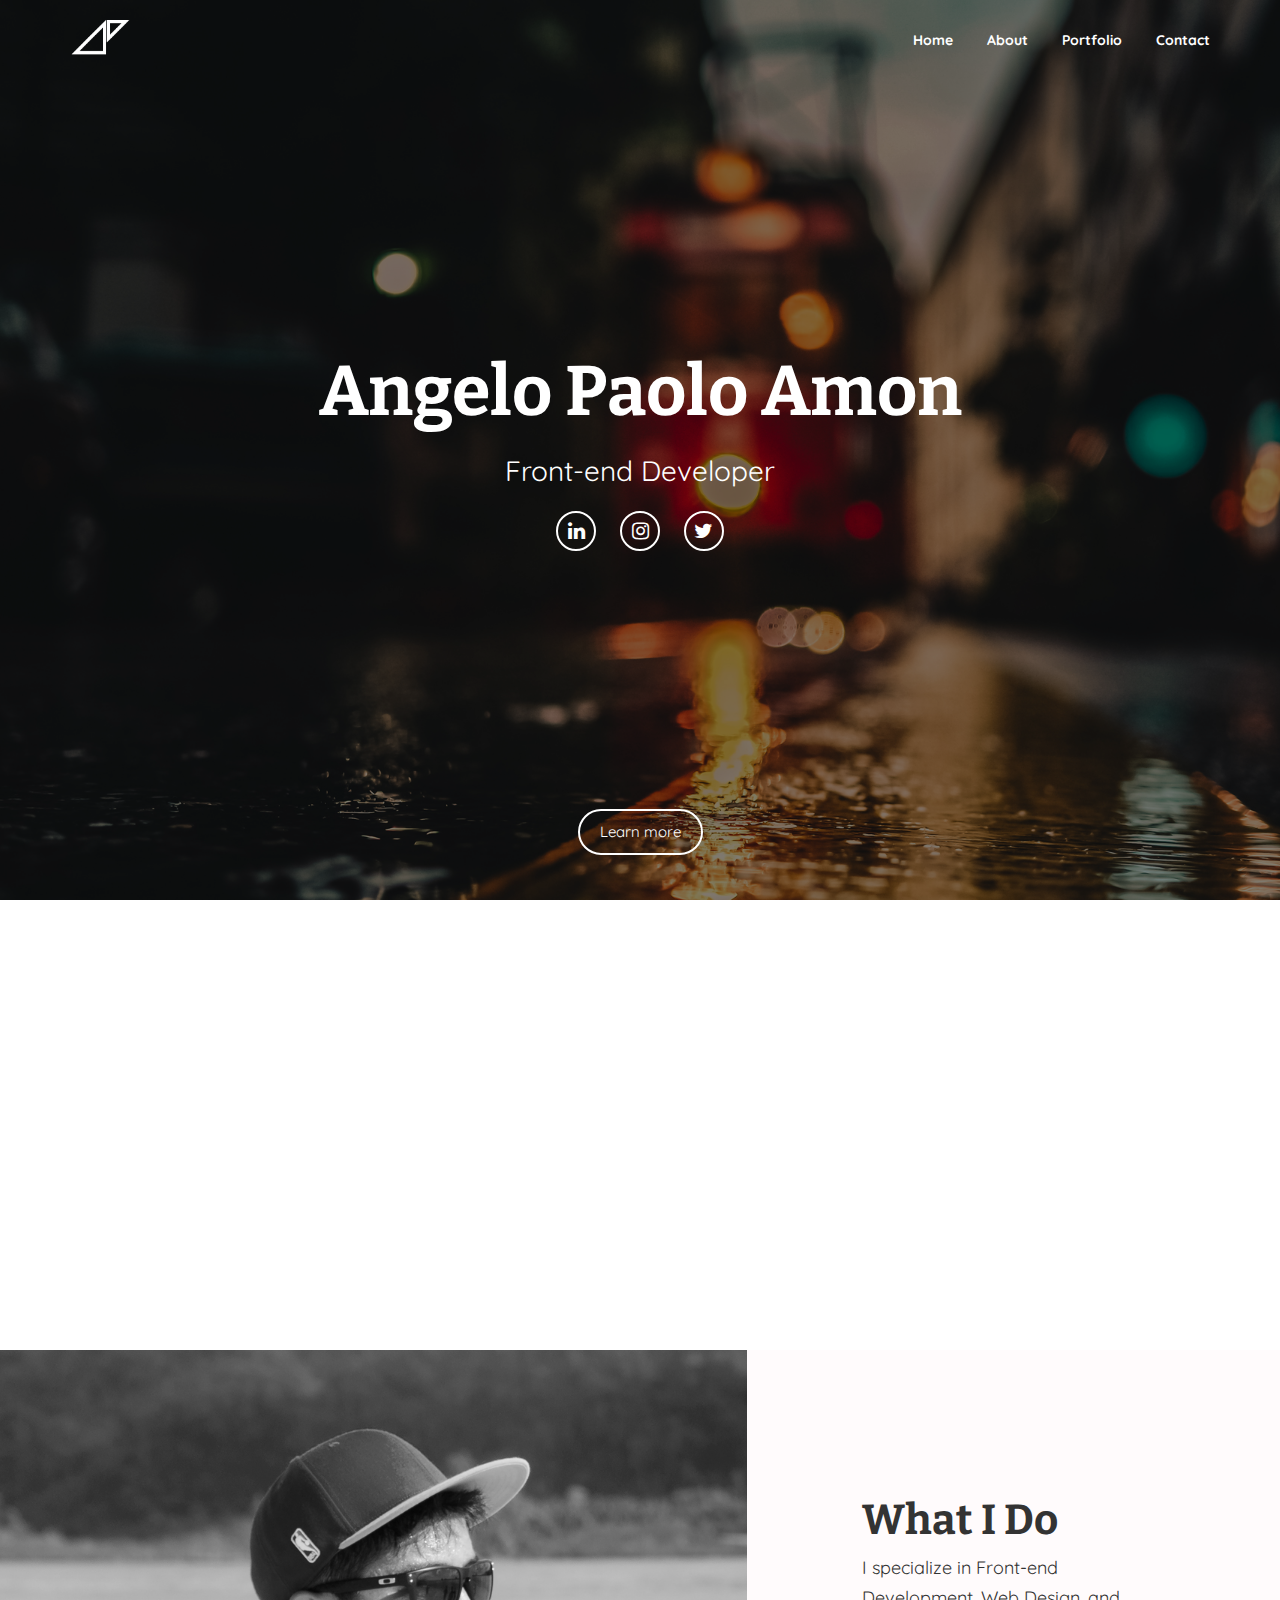
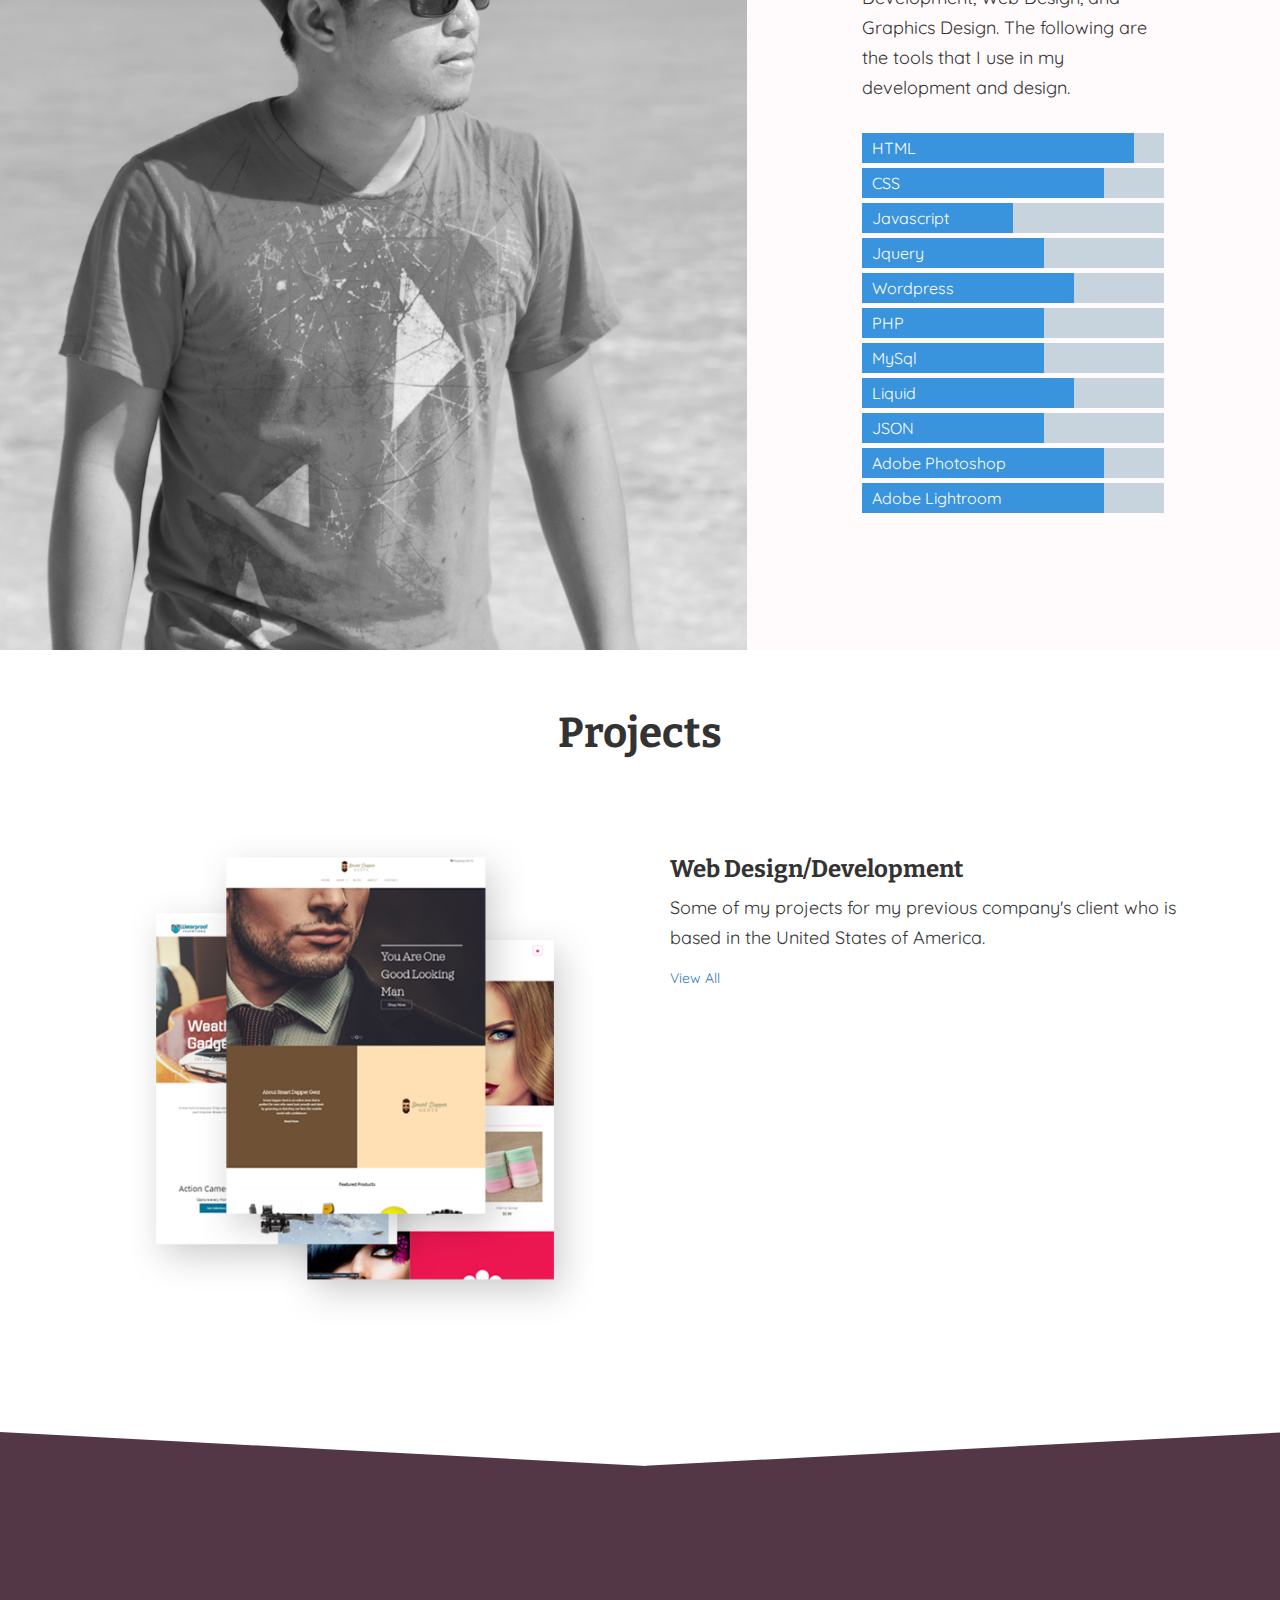
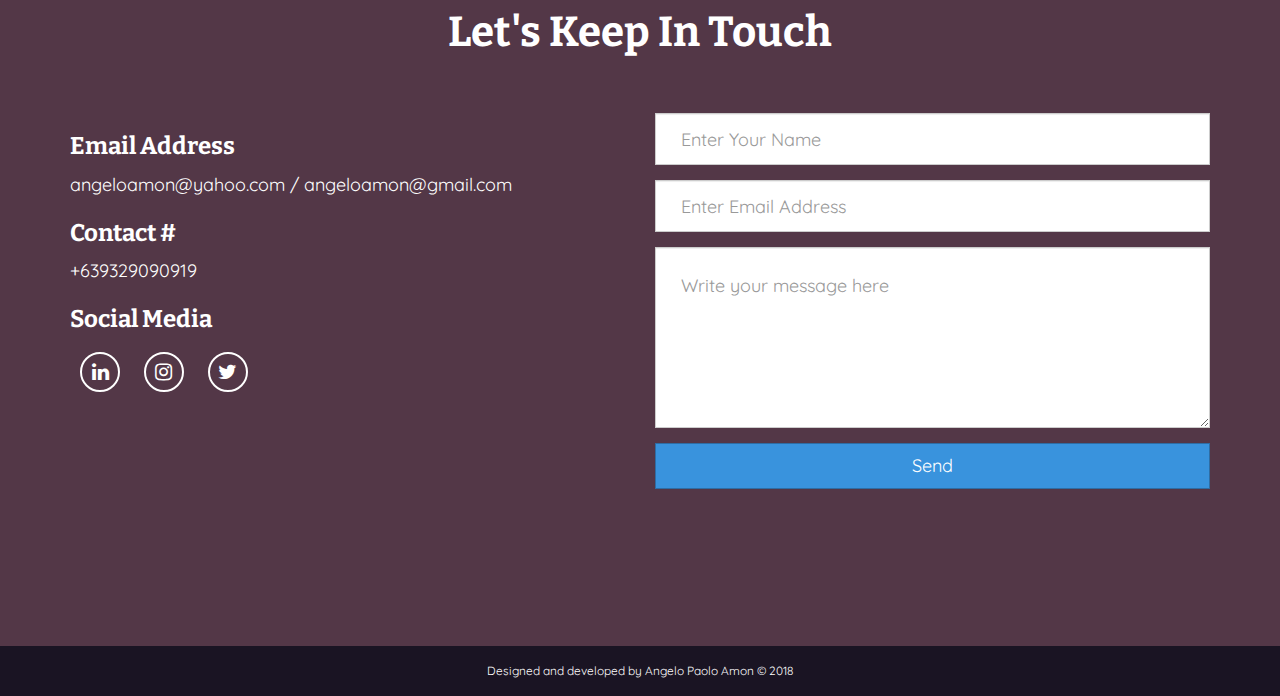
<file: index.html>
<!DOCTYPE html>
<html lang="en">
<head>
	<meta name="viewport" content="width=device-width, user-scalable=no, initial-scale=1.0, maximum-scale=1.0, minimum-scale=1.0">
	<meta charset="UTF-8">
	<link rel="stylesheet" type="text/css" href="css/bootstrap.min.css">
	<link rel="stylesheet" type="text/css" href="css/bootstrap.css">
	<link rel="stylesheet" type="text/css" href="css/icons.min.css">
	<link rel="stylesheet" type="text/css" href="css/icons.css">
	<link rel="stylesheet" type="text/css" href="css/main.css">
	<title>Angelo Paolo Amon Portfolio</title>
</head>
<body>
	<!-- header -->
	<header class="apa-header" id="index">
		<div class="apa-header-inner">
			
		</div>
		<div class="apa-header-content text-center">
			<nav class="apa-navbar" id="apa-navbar-id">
				<div class="container">
					<div class="row">
						<div class="apa-header-wrapper">
							<div class="apa-header-top">
								<div class="apa-navmenu">
									<img src="images/my-logo-white.png" alt="mylogo">
									<div class="apa-toggle-navbar">
										<i class="fa fa-bars menu" aria-hidden="true"></i>
									</div>
									<ul class="nav-links">
										<li><a href="#index">Home</a></li>
										<li><a href="#about">About</a></li>
										<li><a href="#projects">Portfolio</a></li>
										<li><a href="#footer">Contact</a></li>
									</ul>
								</div>
							</div>
						</div>
					</div>
				</div>
			</nav>
			<h1>Angelo Paolo Amon</h1>
			<p>Front-end Developer</p>
			<div class="social-icons">
				<ul>
					<li><a href="https://www.linkedin.com/in/angelo-paolo-amon-48578143/"><i class="fa fa-linkedin" aria-hidden="true"></i></a></li>
					<li><a href="https://www.instagram.com/angeloamon/"><i class="fa fa-instagram" aria-hidden="true"></i></a></li>
					<li><a href="https://twitter.com/AngeloAmon"><i class="fa fa-twitter" aria-hidden="true"></i></a></li>
				</ul>
			</div>
			<a href="#about" class="scroll-down text-center">Learn more</i></a>
		</div>
	</header>

	<!-- About Section -->

	<section class="apa-about-content" id="about">
		<div class="apa-about-content-inner">
			<div class="container">
				<div class="row">
					<div class="apa-about-content-wrapper">
						<div class="apa-about col-sm-12">
							<div class="apa-about-inner">
								<div class="apa-about-content-info apa-hidden text-center">
									<p class="apa-about-text">
										My passion in web development started when I went into college and took up a bachelor's degree in Information Technology where I learned how building different types of systems help companies to be more competitive and get ahead from others. I want to be one of the reasons that a company would be successful because of what I am fond of doing. Front-end development, in particular, really amuses me because it involves art which I think is cool.  
									</p>
								</div>
							</div>
						</div>
					</div>
				</div>
			</div>
		</div>
	</section>

	<!-- Skills Section -->

	<section class="apa-skills-content">
		<div class="apa-skills-content-inner">
			<div class="row">
				<div class="apa-skills-content-wrapper col-md-12">
					<div class="apa-skills-bg-image col-md-7">
						<h1 class="dummy-text">text</h1>
					</div>
					<div class="apa-skills-info col-md-5">
						<div class="apa-skills-do">
							<h2>What I Do</h2>
							<p>I specialize in Front-end Development, Web Design, and Graphics Design. The following are the tools that I use in my development and design.</p>
							<ul>
								<li class="apa-html"><p>HTML</p></li>
								<li class="apa-css"><p>CSS</p></li>
								<li class="apa-javascript"><p>Javascript</p></li>
								<li class="apa-jquery"><p>Jquery</p></li>
								<li class="apa-wordpress"><p>Wordpress</p></li>
								<li class="apa-php"><p>PHP</p5></li>
								<li class="apa-mysql"><p>MySql</p></li>
								<li class="apa-liquid"><p>Liquid</p></li>
								<li class="apa-json"><p>JSON</p></li>
								<li class="apa-photoshop"><p>Adobe Photoshop</p></li>
								<li class="apa-lightroom"><p>Adobe Lightroom</p></li>
							</ul>
						</div>
					</div>
				</div>
			</div>
		</div>
	</section>

	<!-- Projects Section -->

	<section class="apa-sample-projects" id="projects">
		<div class="apa-sample-projects-inner">
			<div class="container">
				<div class="row">
					<div class="apa-sample-projects-wrapper">
						<div class="apa-sample-project-title text-center">
							<h2>Projects</h2>
						</div>
						<div class="apa-sample-projects-thumb col-md-12">
							<div class="apa-project-image col-md-6">
								<img class="img-fluid" src="images/shopify-thumbnail.png" alt="image">
							</div>
							<div class="apa-project-title col-md-6">
								<h3>Web Design/Development</h3>
								<p>Some of my projects for my previous company's client who is based in the United States of America.</p>
								<a href="projects.html">View All</a>
							</div>
						</div>
					</div>
				</div>
			</div>
		</div>
	</section>

	<!-- footer -->

	<footer class="apa-footer" id="footer">
		<div class="apa-footer-inner">
			<div class="container">
				<div class="row">
					<div class="apa-footer-wrapper">
						<h2>Let's Keep In Touch</h2>
							<div class="col-md-6 contact-info">
								<div class="email-info">
									<h3>Email Address</h3>
									<p>angeloamon@yahoo.com / angeloamon@gmail.com</p>
								</div>
								<div class="contact-num-info">
									<h3>Contact #</h3>
									<p>+639329090919</p>
								</div>
								<div class="social-media-links">
									<h3>Social Media</h3>
									<div class="social-icons-footer">
										<ul>
											<li><a href="https://www.linkedin.com/in/angelo-paolo-amon-48578143/"><i class="fa fa-linkedin" aria-hidden="true"></i></a></li>
											<li><a href="https://www.instagram.com/angeloamon/"><i class="fa fa-instagram" aria-hidden="true"></i></a></li>
											<li><a href="https://twitter.com/AngeloAmon"><i class="fa fa-twitter" aria-hidden="true"></i></a></li>
										</ul>
									</div>
								</div>
							</div>
							<div class="col-md-6 contact-form">
								<form action="">
									<div class="form-group">
										<input type="text" class="form-text form-control" id="email-address" placeholder="Enter Your Name">
									</div>
									<div class="form-group">
										<input type="email" class="form-text form-control" id="email-address" placeholder="Enter Email Address">
									</div>
									<div class="form-group">
										<textarea class="form-text form-control" id="" cols="30" rows="5" placeholder="Write your message here"></textarea>
									</div>
									<div class="form-group">
										<input type="submit" value="Send" class="email-button btn btn-primary btn-lg">
									</div>
								</form>
							</div>
					</div>
				</div>
			</div>
		</div>
		<div class="apa-footer-copyright">
			<div class="apa-footer-copyright-wrapper">
				<div class="apa-footer-copyright-info text-center">
					<small>Designed and developed by Angelo Paolo Amon © 2018</small>
				</div>
			</div>
		</div>
	</footer>

	<script src="https://code.jquery.com/jquery-3.3.1.js"></script>
	<script type="text/javascript">

		$(document).ready(function(){

			//mobile navigation menu

			$('.menu').on('click', function(){
				$('.nav-links').toggleClass('active');
				$('.apa-navmenu').toggleClass('navmenu-bg');
			});

			//about scroll from top
			// handle links with @href started with '#' only
			$(document).on('click', 'a[href^="#"]', function(e){
				// prevent standard hash navigation (avoid blinking in IE)
				(e).preventDefault();

				// target element id
				var id = $(this).attr('href');

				// target element
				var $id = $(id);
				if ($id.length === 0) 
				{
					return;
				}

				// top position relative to the document
				var pos = $id.offset().top;

				 // animated top scrolling
				$('html, body').animate({
					scrollTop: pos
				});
			});

			//about content animation

			var aboutContent = $('.apa-about-content-info'),
				aboutOffset = aboutContent.offset().top/2.5;

			$(document).on('scroll', function(){
				if($(document).scrollTop() > aboutOffset && aboutContent.hasClass('apa-hidden')) {
					aboutContent.removeClass('apa-hidden');
				}
			});

			//skills animation
			
		});

	</script>
</body>
</html>
</file>
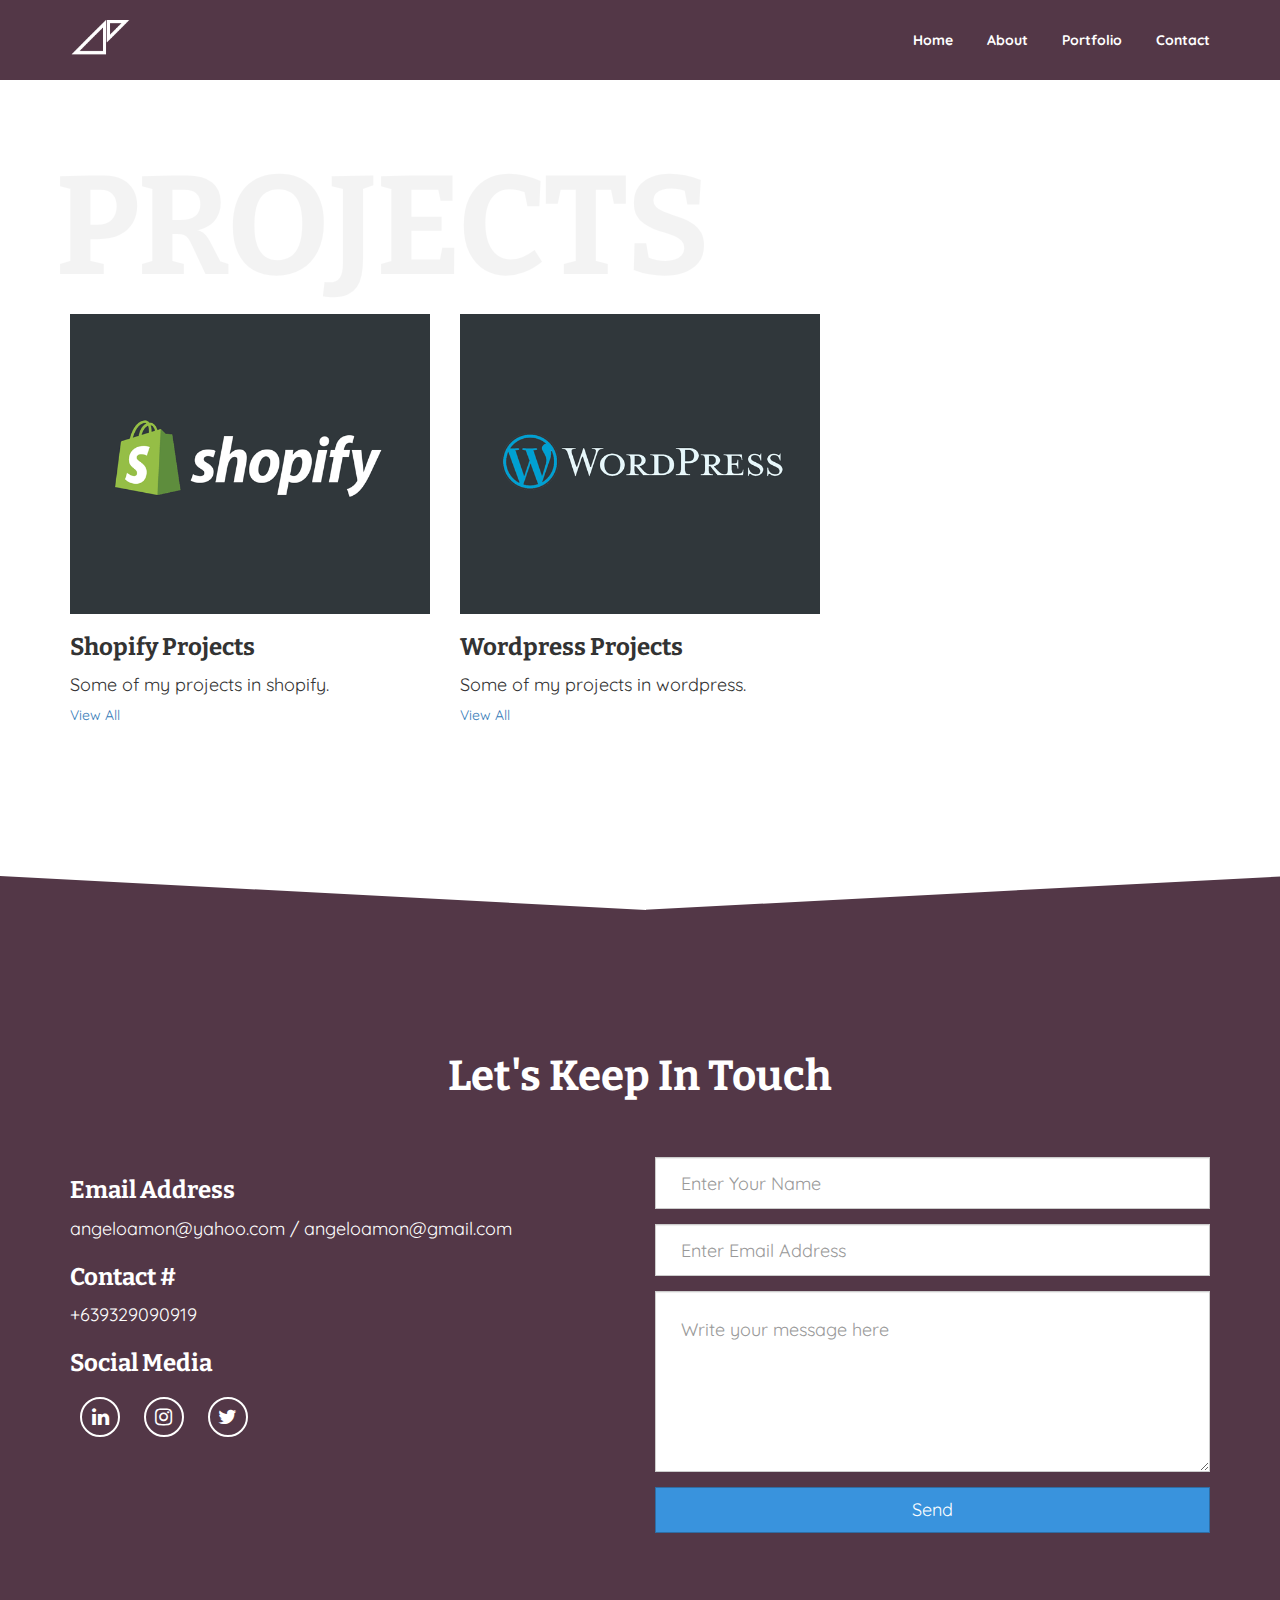
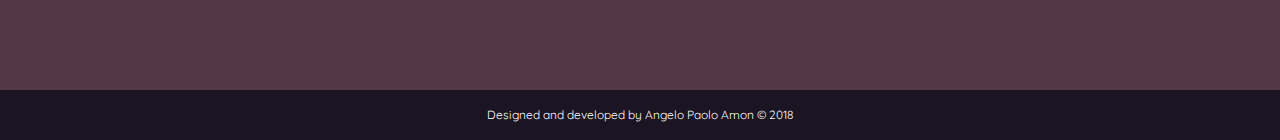
<file: projects.html>
<!DOCTYPE html>
<html lang="en">
<head>
	<meta name="viewport" content="width=device-width, user-scalable=no, initial-scale=1.0, maximum-scale=1.0, minimum-scale=1.0">
	<meta charset="UTF-8">
	<link rel="stylesheet" type="text/css" href="css/bootstrap.min.css">
	<link rel="stylesheet" type="text/css" href="css/bootstrap.css">
	<link rel="stylesheet" type="text/css" href="css/icons.min.css">
	<link rel="stylesheet" type="text/css" href="css/icons.css">
	<link rel="stylesheet" type="text/css" href="css/main.css">
	<title>Angelo Paolo Amon Portfolio</title>
</head>
<body>
	<header style="background: none; height: 80px; position: static;">
		<div class="apa-header-content text-center" style="height: 80px;">
			<nav class="apa-navbar" id="apa-navbar-id" style="background-color: #533747;">
				<div class="container">
					<div class="row">
						<div class="apa-header-wrapper">
							<div class="apa-header-top">
								<div class="apa-navmenu">
									<img src="images/my-logo-white.png" alt="mylogo">
									<div class="apa-toggle-navbar">
										<i class="fa fa-bars menu" aria-hidden="true"></i>
									</div>
									<ul class="nav-links">
										<li><a href="index.html">Home</a></li>
										<li><a href="#">About</a></li>
										<li><a href="projects.html">Portfolio</a></li>
										<li><a href="#">Contact</a></li>
									</ul>
								</div>
							</div>
						</div>
					</div>
				</div>
			</nav>
		</div>
	</header>

	<!-- content -->

	<section class="apa-projects-gallery">
		<div class="container">
			<div class="row">
				<div class="apa-inner-projects-gallery">
					<div class="apa-projects-gallery-title">
						<h1>PROJECTS</h1>
					</div>
					<div class="apa-projects-sites col-sm-12">
						<div class="row">
							<ul>
								<li class="col-sm-4">
									<img class="img-fluid" src="images/shopify-logo.png" alt="waterproof">
									<h3>Shopify Projects</h3>
									<p>Some of my projects in shopify.</p>
									<a href="shopify-projects.html">View All</a>
								</li>
								<li class="col-sm-4">
									<img class="img-fluid" src="images/wordpress-logo.png" alt="dapper">
									<h3>Wordpress Projects</h3>
									<p>Some of my projects in wordpress.</p>
									<a href="wordpress-projects.html">View All</a>
								</li>
							</ul>
						</div>
					</div>
				</div>
			</div>
		</div>
	</section>

	<!-- footer -->

	<footer class="apa-footer">
		<div class="apa-footer-inner">
			<div class="container">
				<div class="row">
					<div class="apa-footer-wrapper">
						<h2>Let's Keep In Touch</h2>
							<div class="col-md-6 contact-info">
								<div class="email-info">
									<h3>Email Address</h3>
									<p>angeloamon@yahoo.com / angeloamon@gmail.com</p>
								</div>
								<div class="contact-num-info">
									<h3>Contact #</h3>
									<p>+639329090919</p>
								</div>
								<div class="social-media-links">
									<h3>Social Media</h3>
									<div class="social-icons-footer">
										<ul>
											<li><a href="https://www.linkedin.com/in/angelo-paolo-amon-48578143/"><i class="fa fa-linkedin" aria-hidden="true"></i></a></li>
											<li><a href="https://www.instagram.com/angeloamon/"><i class="fa fa-instagram" aria-hidden="true"></i></a></li>
											<li><a href="https://twitter.com/AngeloAmon"><i class="fa fa-twitter" aria-hidden="true"></i></a></li>
										</ul>
									</div>
								</div>
							</div>
							<div class="col-md-6 contact-form">
								<form action="">
									<div class="form-group">
										<input type="text" class="form-text form-control" id="email-address" placeholder="Enter Your Name">
									</div>
									<div class="form-group">
										<input type="email" class="form-text form-control" id="email-address" placeholder="Enter Email Address">
									</div>
									<div class="form-group">
										<textarea class="form-text form-control" id="" cols="30" rows="5" placeholder="Write your message here"></textarea>
									</div>
									<div class="form-group">
										<input type="submit" value="Send" class="email-button btn btn-primary btn-lg">
									</div>
								</form>
							</div>
					</div>
				</div>
			</div>
		</div>
		<div class="apa-footer-copyright">
			<div class="apa-footer-copyright-wrapper">
				<div class="apa-footer-copyright-info text-center">
					<small>Designed and developed by Angelo Paolo Amon © 2018</small>
				</div>
			</div>
		</div>
	</footer>

<script src="https://code.jquery.com/jquery-3.3.1.js"></script>
<script type="text/javascript">

	//mobile navigation menu
	$('.menu').on('click', function(){
		$('.nav-links').toggleClass('active');
		$('.apa-navmenu').toggleClass('navmenu-bg');
	});

</script>
</body>
</html>
</file>
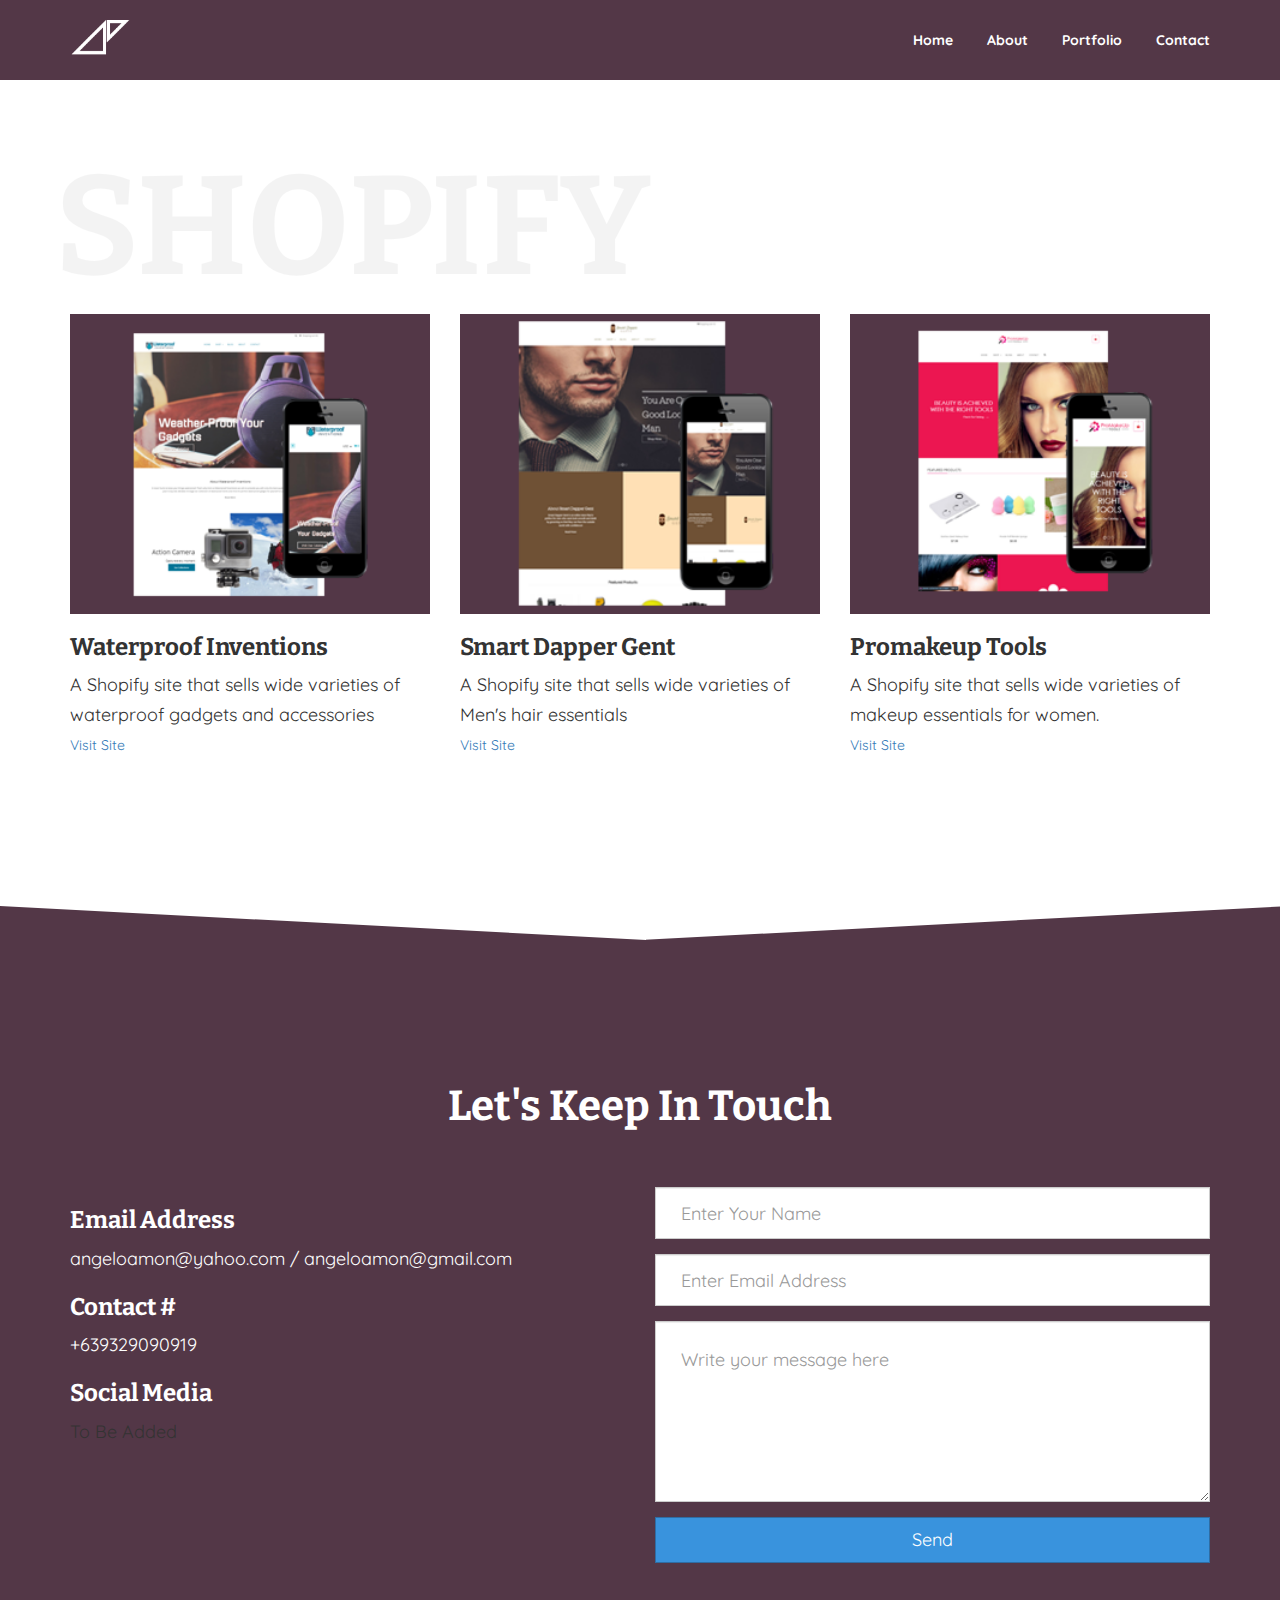
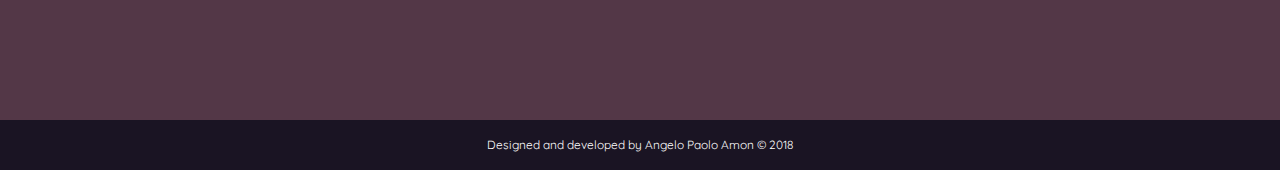
<file: shopify-projects.html>
<!DOCTYPE html>
<html lang="en">
<head>
	<meta name="viewport" content="width=device-width, user-scalable=no, initial-scale=1.0, maximum-scale=1.0, minimum-scale=1.0">
	<meta charset="UTF-8">
	<link rel="stylesheet" type="text/css" href="css/bootstrap.min.css">
	<link rel="stylesheet" type="text/css" href="css/bootstrap.css">
	<link rel="stylesheet" type="text/css" href="css/icons.min.css">
	<link rel="stylesheet" type="text/css" href="css/icons.css">
	<link rel="stylesheet" type="text/css" href="css/main.css">
	<title>Angelo Paolo Amon Portfolio</title>
</head>
<body>
	<header style="background: none; height: 80px; position: static;">
		<div class="apa-header-content text-center" style="height: 80px;">
			<nav class="apa-navbar" id="apa-navbar-id" style="background-color: #533747;">
				<div class="container">
					<div class="row">
						<div class="apa-header-wrapper">
							<div class="apa-header-top">
								<div class="apa-navmenu">
									<img src="images/my-logo-white.png" alt="mylogo">
									<div class="apa-toggle-navbar">
										<i class="fa fa-bars menu" aria-hidden="true"></i>
									</div>
									<ul class="nav-links">
										<li><a href="index.html">Home</a></li>
										<li><a href="#">About</a></li>
										<li><a href="projects.html">Portfolio</a></li>
										<li><a href="#">Contact</a></li>
									</ul>
								</div>
							</div>
						</div>
					</div>
				</div>
			</nav>
		</div>
	</header>

	<!-- content -->

	<section class="apa-shopify-gallery">
		<div class="container">
			<div class="row">
				<div class="apa-inner-shopify-gallery">
					<div class="apa-shopify-gallery-title">
						<h1>SHOPIFY</h1>
					</div>
					<div class="apa-shopify-sites col-sm-12">
						<div class="row">
							<ul>
								<li class="col-sm-4">
									<img class="img-fluid" src="images/waterproof-thumb.png" alt="waterproof">
									<h3>Waterproof Inventions</h3>
									<p>A Shopify site that sells wide varieties of waterproof gadgets and accessories</p>
									<a href="https://waterproof-inventions.myshopify.com/">Visit Site</a>
								</li>
								<li class="col-sm-4">
									<img class="img-fluid" src="images/dapper-thumb.png" alt="dapper">
									<h3>Smart Dapper Gent</h3>
									<p>A Shopify site that sells wide varieties of Men's hair essentials</p>
									<a href="https://smart-dapper-gent.myshopify.com/">Visit Site</a>
								</li>
								<li class="col-sm-4">
									<img class="img-fluid" src="images/makeup-thumb.png" alt="soap">
									<h3>Promakeup Tools</h3>
									<p>A Shopify site that sells wide varieties of makeup essentials for women.</p>
									<a href="https://promakeup-tools.myshopify.com/">Visit Site</a>
								</li>
							</ul>
						</div>
					</div>
				</div>
			</div>
		</div>
	</section>

	<!-- footer -->

	<footer class="apa-footer">
		<div class="apa-footer-inner">
			<div class="container">
				<div class="row">
					<div class="apa-footer-wrapper">
						<h2>Let's Keep In Touch</h2>
							<div class="col-md-6 contact-info">
								<div class="email-info">
									<h3>Email Address</h3>
									<p>angeloamon@yahoo.com / angeloamon@gmail.com</p>
								</div>
								<div class="contact-num-info">
									<h3>Contact #</h3>
									<p>+639329090919</p>
								</div>
								<div class="social-media-links">
									<h3>Social Media</h3>
									<p>To Be Added</p>
								</div>
							</div>
							<div class="col-md-6 contact-form">
								<form action="">
									<div class="form-group">
										<input type="text" class="form-text form-control" id="email-address" placeholder="Enter Your Name">
									</div>
									<div class="form-group">
										<input type="email" class="form-text form-control" id="email-address" placeholder="Enter Email Address">
									</div>
									<div class="form-group">
										<textarea class="form-text form-control" id="" cols="30" rows="5" placeholder="Write your message here"></textarea>
									</div>
									<div class="form-group">
										<input type="submit" value="Send" class="email-button btn btn-primary btn-lg">
									</div>
								</form>
							</div>
					</div>
				</div>
			</div>
		</div>
		<div class="apa-footer-copyright">
			<div class="apa-footer-copyright-wrapper">
				<div class="apa-footer-copyright-info text-center">
					<small>Designed and developed by Angelo Paolo Amon © 2018</small>
				</div>
			</div>
		</div>
	</footer>

<script src="https://code.jquery.com/jquery-3.3.1.js"></script>
<script type="text/javascript">

	//mobile navigation menu
	$('.menu').on('click', function(){
		$('.nav-links').toggleClass('active');
		$('.apa-navmenu').toggleClass('navmenu-bg');
	});

</script>
</body>
</html>
</file>
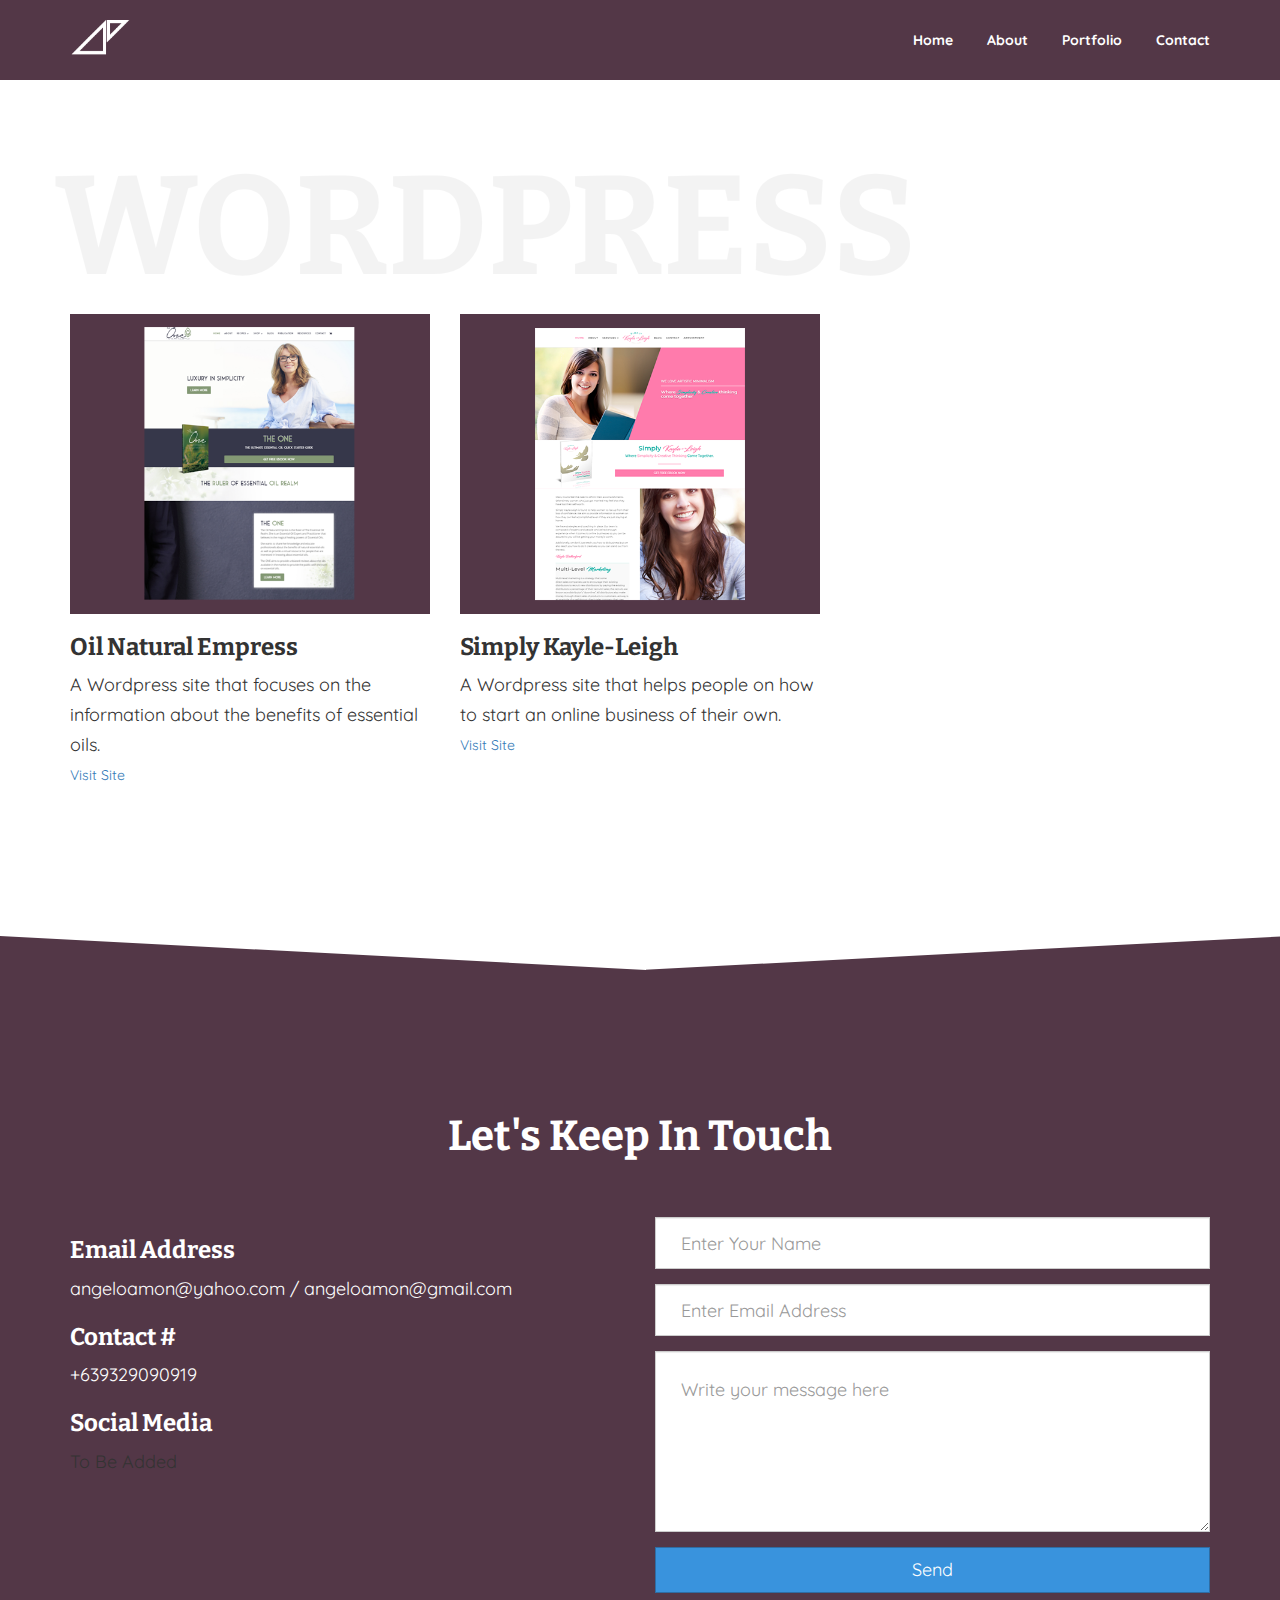
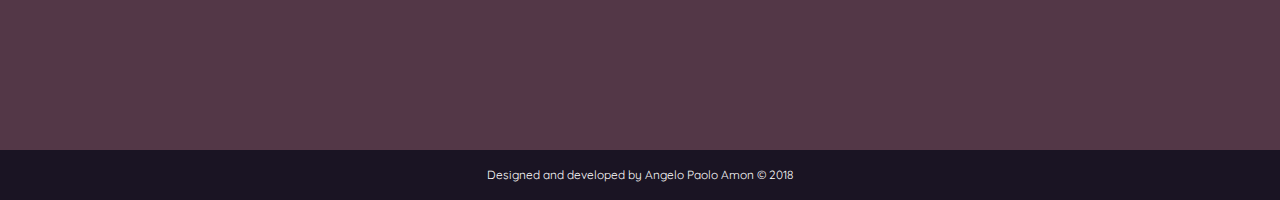
<file: wordpress-projects.html>
<!DOCTYPE html>
<html lang="en">
<head>
	<meta name="viewport" content="width=device-width, user-scalable=no, initial-scale=1.0, maximum-scale=1.0, minimum-scale=1.0">
	<meta charset="UTF-8">
	<link rel="stylesheet" type="text/css" href="css/bootstrap.min.css">
	<link rel="stylesheet" type="text/css" href="css/bootstrap.css">
	<link rel="stylesheet" type="text/css" href="css/icons.min.css">
	<link rel="stylesheet" type="text/css" href="css/icons.css">
	<link rel="stylesheet" type="text/css" href="css/main.css">
	<title>Angelo Paolo Amon Portfolio</title>
</head>
<body>
	<header style="background: none; height: 80px; position: static;">
		<div class="apa-header-content text-center" style="height: 80px;">
			<nav class="apa-navbar" id="apa-navbar-id" style="background-color: #533747;">
				<div class="container">
					<div class="row">
						<div class="apa-header-wrapper">
							<div class="apa-header-top">
								<div class="apa-navmenu">
									<img src="images/my-logo-white.png" alt="mylogo">
									<div class="apa-toggle-navbar">
										<i class="fa fa-bars menu" aria-hidden="true"></i>
									</div>
									<ul class="nav-links">
										<li><a href="index.html">Home</a></li>
										<li><a href="#">About</a></li>
										<li><a href="projects.html">Portfolio</a></li>
										<li><a href="#">Contact</a></li>
									</ul>
								</div>
							</div>
						</div>
					</div>
				</div>
			</nav>
		</div>
	</header>

	<!-- content -->

	<section class="apa-wordpress-gallery">
		<div class="container">
			<div class="row">
				<div class="apa-inner-wordpress-gallery">
					<div class="apa-wordpress-gallery-title">
						<h1>WORDPRESS</h1>
					</div>
					<div class="apa-wordpress-sites col-sm-12">
						<div class="row">
							<ul>
								<li class="col-sm-4">
									<img class="img-fluid" src="images/oil-thumbnail.png" alt="waterproof">
									<h3>Oil Natural Empress</h3>
									<p>A Wordpress site that focuses on the information about the benefits of essential oils.</p>
									<a href="http://oilnaturalempress.com/">Visit Site</a>
								</li>
								<li class="col-sm-4">
									<img class="img-fluid" src="images/kayla-thumbnail.png" alt="dapper">
									<h3>Simply Kayle-Leigh</h3>
									<p>A Wordpress site that helps people on how to start an online business of their own.</p>
									<a href="http://rutherford-kayla.bizuphosting.com/">Visit Site</a>
								</li>
							</ul>
						</div>
					</div>
				</div>
			</div>
		</div>
	</section>

	<!-- footer -->

	<footer class="apa-footer">
		<div class="apa-footer-inner">
			<div class="container">
				<div class="row">
					<div class="apa-footer-wrapper">
						<h2>Let's Keep In Touch</h2>
							<div class="col-md-6 contact-info">
								<div class="email-info">
									<h3>Email Address</h3>
									<p>angeloamon@yahoo.com / angeloamon@gmail.com</p>
								</div>
								<div class="contact-num-info">
									<h3>Contact #</h3>
									<p>+639329090919</p>
								</div>
								<div class="social-media-links">
									<h3>Social Media</h3>
									<p>To Be Added</p>
								</div>
							</div>
							<div class="col-md-6 contact-form">
								<form action="">
									<div class="form-group">
										<input type="text" class="form-text form-control" id="email-address" placeholder="Enter Your Name">
									</div>
									<div class="form-group">
										<input type="email" class="form-text form-control" id="email-address" placeholder="Enter Email Address">
									</div>
									<div class="form-group">
										<textarea class="form-text form-control" id="" cols="30" rows="5" placeholder="Write your message here"></textarea>
									</div>
									<div class="form-group">
										<input type="submit" value="Send" class="email-button btn btn-primary btn-lg">
									</div>
								</form>
							</div>
					</div>
				</div>
			</div>
		</div>
		<div class="apa-footer-copyright">
			<div class="apa-footer-copyright-wrapper">
				<div class="apa-footer-copyright-info text-center">
					<small>Designed and developed by Angelo Paolo Amon © 2018</small>
				</div>
			</div>
		</div>
	</footer>

<script src="https://code.jquery.com/jquery-3.3.1.js"></script>
<script type="text/javascript">

	//mobile navigation menu
	$('.menu').on('click', function(){
		$('.nav-links').toggleClass('active');
		$('.apa-navmenu').toggleClass('navmenu-bg');
	});

</script>
</body>
</html>
</file>
<file: css/main.css>
@import url("https://fonts.googleapis.com/css?family=Quicksand");
@import url("https://fonts.googleapis.com/css?family=Bree+Serif");
@import url("https://fonts.googleapis.com/css?family=Lora");
@import url("https://fonts.googleapis.com/css?family=Bitter");
body {
  height: 100%;
  width: 100%;
  margin: 0;
  padding: 0;
  overflow-x: hidden; }

/* fonts */
h1 {
  font-size: 5em; }

h2 {
  font-size: 3em; }

h1, h2, h3, h4, h5 {
  /*font-family: 'Lora', serif;*/
  font-family: 'Bitter', serif;
  font-weight: bold; }

small, p, a {
  font-family: 'Quicksand', sans-serif;
  line-height: 30px; }

p {
  margin: 0;
  font-size: 18px; }

/* Font Colors */
/* Responsize Sizes */
/* Start CSS */
header {
  background: url(../images/bg-image.jpg);
  background-repeat: no-repeat;
  background-size: cover;
  background-attachment: fixed;
  background-position: center;
  height: 100vh;
  position: relative; }
  header .apa-header-inner {
    height: 100%;
    background-color: rgba(0, 0, 0, 0.5); }
  header .apa-header-content {
    position: absolute;
    top: 0;
    left: 0;
    height: 100%;
    width: 100%;
    display: flex;
    flex-direction: column;
    align-items: center;
    justify-content: center; }
    header .apa-header-content .apa-navbar {
      position: absolute;
      top: 0;
      width: 100%; }
      header .apa-header-content .apa-navbar .apa-header-wrapper .apa-header-top {
        height: 80px; }
        @media (max-width: 768px) {
          header .apa-header-content .apa-navbar .apa-header-wrapper .apa-header-top .apa-navmenu {
            -webkit-transition: 0.3s all;
            -moz-transition: 0.3s all;
            -o-transition: 0.3s all;
            transition: 0.3s all; }
            header .apa-header-content .apa-navbar .apa-header-wrapper .apa-header-top .apa-navmenu.navmenu-bg {
              background-color: #533747;
              height: 100vh; } }
        header .apa-header-content .apa-navbar .apa-header-wrapper .apa-header-top .apa-navmenu img {
          height: 80px;
          float: left; }
        header .apa-header-content .apa-navbar .apa-header-wrapper .apa-header-top .apa-navmenu .apa-toggle-navbar {
          line-height: 80px;
          padding: 0 20px;
          color: #ffffff;
          font-size: 2em;
          display: none; }
          @media (max-width: 768px) {
            header .apa-header-content .apa-navbar .apa-header-wrapper .apa-header-top .apa-navmenu .apa-toggle-navbar {
              display: block;
              text-align: right; } }
        header .apa-header-content .apa-navbar .apa-header-wrapper .apa-header-top .apa-navmenu ul {
          line-height: 80px;
          margin: 0;
          float: right; }
          @media (max-width: 768px) {
            header .apa-header-content .apa-navbar .apa-header-wrapper .apa-header-top .apa-navmenu ul {
              width: 100%;
              height: 0;
              opacity: 0;
              overflow: hidden;
              -webkit-transition: 0.3s all;
              -moz-transition: 0.3s all;
              -o-transition: 0.3s all;
              transition: 0.3s all; }
              header .apa-header-content .apa-navbar .apa-header-wrapper .apa-header-top .apa-navmenu ul.active {
                opacity: 1;
                height: auto;
                margin: 0;
                padding: 0; } }
          header .apa-header-content .apa-navbar .apa-header-wrapper .apa-header-top .apa-navmenu ul li {
            padding: 0 15px;
            list-style-type: none;
            display: inline-block; }
            @media (max-width: 768px) {
              header .apa-header-content .apa-navbar .apa-header-wrapper .apa-header-top .apa-navmenu ul li {
                display: block;
                font-size: 20px;
                padding: 10px; } }
            header .apa-header-content .apa-navbar .apa-header-wrapper .apa-header-top .apa-navmenu ul li a {
              color: #ffffff;
              font-weight: bold; }
    header .apa-header-content h1 {
      color: #ffffff; }
      @media (max-width: 768px) {
        header .apa-header-content h1 {
          font-size: 30px; } }
    header .apa-header-content p {
      color: #ffffff;
      margin: 15px 0;
      font-size: 2em; }
      @media (max-width: 768px) {
        header .apa-header-content p {
          font-size: 16px;
          margin: 0; } }
    header .apa-header-content .social-icons ul {
      margin: 0;
      padding: 0;
      line-height: 65px; }
      header .apa-header-content .social-icons ul li {
        display: inline-block;
        line-height: 40px;
        height: 40px;
        width: 40px;
        border: 2px solid #ffffff;
        border-radius: 50%;
        margin: 0 10px; }
        @media (max-width: 768px) {
          header .apa-header-content .social-icons ul li {
            height: 35px;
            width: 35px;
            margin: 0 5px;
            line-height: 0; } }
        header .apa-header-content .social-icons ul li a {
          color: #ffffff;
          font-size: 20px; }
          @media (max-width: 768px) {
            header .apa-header-content .social-icons ul li a {
              font-size: 14px; } }
    header .apa-header-content .scroll-down {
      color: #ffffff;
      font-size: 15px;
      line-height: 40px;
      border: 2px solid #ffffff;
      border-radius: 50px;
      padding: 1px 20px;
      text-align: center;
      position: absolute;
      bottom: 5%; }

.apa-about-content {
  background-color: #ffffff;
  height: 50vh; }
  .apa-about-content .apa-about-content-inner {
    height: 50vh; }
    .apa-about-content .apa-about-content-inner .apa-about-content-wrapper {
      height: 50vh;
      display: flex;
      align-items: center;
      flex-direction: column;
      justify-content: center; }
      .apa-about-content .apa-about-content-inner .apa-about-content-wrapper .apa-about {
        padding: 0 50px; }
        @media (max-width: 768px) {
          .apa-about-content .apa-about-content-inner .apa-about-content-wrapper .apa-about {
            padding: 0 30px; } }
        .apa-about-content .apa-about-content-inner .apa-about-content-wrapper .apa-about .apa-about-inner {
          width: 80%;
          margin: 0 auto; }
          @media (max-width: 768px) {
            .apa-about-content .apa-about-content-inner .apa-about-content-wrapper .apa-about .apa-about-inner {
              width: 100%; } }
          .apa-about-content .apa-about-content-inner .apa-about-content-wrapper .apa-about .apa-about-inner .apa-about-content-info {
            -webkit-transition: all 1s ease;
            -moz-transition: all 1s ease;
            -o-transition: all 1s ease;
            transition: all 1s ease; }
            .apa-about-content .apa-about-content-inner .apa-about-content-wrapper .apa-about .apa-about-inner .apa-about-content-info.apa-hidden {
              opacity: 0; }
            @media (max-width: 768px) {
              .apa-about-content .apa-about-content-inner .apa-about-content-wrapper .apa-about .apa-about-inner .apa-about-content-info p.apa-about-text {
                font-size: 14px;
                line-height: 20px; } }

.apa-skills-content {
  height: auto; }
  .apa-skills-content .apa-skills-content-inner {
    height: auto; }
    .apa-skills-content .apa-skills-content-inner .apa-skills-content-wrapper {
      height: auto; }
      .apa-skills-content .apa-skills-content-inner .apa-skills-content-wrapper .apa-skills-bg-image {
        height: 100vh;
        background: url(../images/profile-bg.jpg) no-repeat;
        background-size: cover;
        background-position: center; }
        .apa-skills-content .apa-skills-content-inner .apa-skills-content-wrapper .apa-skills-bg-image .dummy-text {
          visibility: hidden; }
      .apa-skills-content .apa-skills-content-inner .apa-skills-content-wrapper .apa-skills-info {
        background-color: #FFFBFC;
        height: 100vh;
        display: flex;
        align-items: center;
        flex-direction: column;
        justify-content: center; }
        .apa-skills-content .apa-skills-content-inner .apa-skills-content-wrapper .apa-skills-info .apa-skills-do {
          width: 60%; }
          @media (max-width: 768px) {
            .apa-skills-content .apa-skills-content-inner .apa-skills-content-wrapper .apa-skills-info .apa-skills-do {
              width: 100%; } }
          @media (max-width: 768px) {
            .apa-skills-content .apa-skills-content-inner .apa-skills-content-wrapper .apa-skills-info .apa-skills-do h2 {
              font-size: 28px; } }
          @media (max-width: 768px) {
            .apa-skills-content .apa-skills-content-inner .apa-skills-content-wrapper .apa-skills-info .apa-skills-do p {
              font-size: 14px; } }
          .apa-skills-content .apa-skills-content-inner .apa-skills-content-wrapper .apa-skills-info .apa-skills-do ul {
            padding: 0;
            margin-top: 30px;
            list-style-type: none; }
            .apa-skills-content .apa-skills-content-inner .apa-skills-content-wrapper .apa-skills-info .apa-skills-do ul li {
              /*background-color: #FE5F55;*/
              background-color: #3993DD;
              margin-top: 5px;
              width: 100%;
              height: 30px;
              position: relative; }
              .apa-skills-content .apa-skills-content-inner .apa-skills-content-wrapper .apa-skills-info .apa-skills-do ul li::before {
                content: '';
                position: absolute;
                top: 0;
                right: 0;
                background-color: #C7D3DD;
                height: 30px;
                z-index: 5; }
              .apa-skills-content .apa-skills-content-inner .apa-skills-content-wrapper .apa-skills-info .apa-skills-do ul li.apa-html::before {
                width: 10%; }
              .apa-skills-content .apa-skills-content-inner .apa-skills-content-wrapper .apa-skills-info .apa-skills-do ul li.apa-css::before {
                width: 20%; }
              .apa-skills-content .apa-skills-content-inner .apa-skills-content-wrapper .apa-skills-info .apa-skills-do ul li.apa-javascript::before {
                width: 50%; }
              .apa-skills-content .apa-skills-content-inner .apa-skills-content-wrapper .apa-skills-info .apa-skills-do ul li.apa-jquery::before {
                width: 40%; }
              .apa-skills-content .apa-skills-content-inner .apa-skills-content-wrapper .apa-skills-info .apa-skills-do ul li.apa-wordpress::before {
                width: 30%; }
              .apa-skills-content .apa-skills-content-inner .apa-skills-content-wrapper .apa-skills-info .apa-skills-do ul li.apa-php::before {
                width: 40%; }
              .apa-skills-content .apa-skills-content-inner .apa-skills-content-wrapper .apa-skills-info .apa-skills-do ul li.apa-mysql::before {
                width: 40%; }
              .apa-skills-content .apa-skills-content-inner .apa-skills-content-wrapper .apa-skills-info .apa-skills-do ul li.apa-liquid::before {
                width: 30%; }
              .apa-skills-content .apa-skills-content-inner .apa-skills-content-wrapper .apa-skills-info .apa-skills-do ul li.apa-json::before {
                width: 40%; }
              .apa-skills-content .apa-skills-content-inner .apa-skills-content-wrapper .apa-skills-info .apa-skills-do ul li.apa-photoshop::before {
                width: 20%; }
              .apa-skills-content .apa-skills-content-inner .apa-skills-content-wrapper .apa-skills-info .apa-skills-do ul li.apa-lightroom::before {
                width: 20%; }
              .apa-skills-content .apa-skills-content-inner .apa-skills-content-wrapper .apa-skills-info .apa-skills-do ul li p {
                font-size: 16px;
                padding: 0 10px;
                color: #ffffff; }
                @media (max-width: 768px) {
                  .apa-skills-content .apa-skills-content-inner .apa-skills-content-wrapper .apa-skills-info .apa-skills-do ul li p {
                    font-size: 14px;
                    padding: 0 10px; } }

.apa-sample-projects {
  height: auto;
  position: relative;
  /*&::before {
  	content: '';
  	position: absolute;
  	left: 0;
  	bottom: -6%;
  	background-color: #ffffff;
  	height: 100px;
  	width: 50.5%;
  	-webkit-transform: skewY(3deg);
  	-moz-transform: skewY(3deg);
  	-ms-transform: skewY(3deg);
  	-o-transform: skewY(3deg);
  	transform: skewY(3deg);
  	z-index: 1;
  }
  &::after {
  	content: '';
  	position: absolute;
  	right: -0.5%;
  	bottom: -6%;
  	background-color: #ffffff;
  	height: 100px;
  	width: 50.1%;
  	-webkit-transform: skewY(-3deg);
  	-moz-transform: skewY(-3deg);
  	-ms-transform: skewY(-3deg);
  	-o-transform: skewY(-3deg);
  	transform: skewY(-3deg);
  	z-index: 1;
  }*/ }
  .apa-sample-projects .apa-sample-projects-inner {
    height: auto;
    display: flex;
    align-items: center;
    justify-content: center; }
    .apa-sample-projects .apa-sample-projects-inner .apa-sample-projects-wrapper {
      margin-top: 60px; }
      .apa-sample-projects .apa-sample-projects-inner .apa-sample-projects-wrapper .apa-sample-project-title h2 {
        margin-top: 0;
        margin-bottom: 0; }
        @media (max-width: 768px) {
          .apa-sample-projects .apa-sample-projects-inner .apa-sample-projects-wrapper .apa-sample-project-title h2 {
            font-size: 28px;
            margin-bottom: 10px; } }
      .apa-sample-projects .apa-sample-projects-inner .apa-sample-projects-wrapper .apa-sample-projects-thumb {
        margin-top: 50px;
        margin-bottom: 50px; }
        @media (max-width: 768px) {
          .apa-sample-projects .apa-sample-projects-inner .apa-sample-projects-wrapper .apa-sample-projects-thumb {
            margin-top: 0; } }
        .apa-sample-projects .apa-sample-projects-inner .apa-sample-projects-wrapper .apa-sample-projects-thumb .apa-project-image img {
          max-width: 100%;
          height: auto; }
        .apa-sample-projects .apa-sample-projects-inner .apa-sample-projects-wrapper .apa-sample-projects-thumb .apa-project-title {
          padding: 30px; }
          @media (max-width: 768px) {
            .apa-sample-projects .apa-sample-projects-inner .apa-sample-projects-wrapper .apa-sample-projects-thumb .apa-project-title h3 {
              font-size: 18px; } }
          @media (max-width: 768px) {
            .apa-sample-projects .apa-sample-projects-inner .apa-sample-projects-wrapper .apa-sample-projects-thumb .apa-project-title p {
              font-size: 14px; } }
          .apa-sample-projects .apa-sample-projects-inner .apa-sample-projects-wrapper .apa-sample-projects-thumb .apa-project-title a {
            line-height: 50px; }
            @media (max-width: 768px) {
              .apa-sample-projects .apa-sample-projects-inner .apa-sample-projects-wrapper .apa-sample-projects-thumb .apa-project-title a {
                line-height: 30px; } }

footer {
  height: 100vh;
  background-color: #533747;
  display: flex;
  align-items: center;
  flex-direction: column;
  justify-content: center;
  position: relative; }
  footer::before {
    content: '';
    position: absolute;
    left: 0;
    top: -3%;
    background-color: #ffffff;
    height: 80px;
    width: 50.5%;
    -webkit-transform: skewY(3deg);
    -moz-transform: skewY(3deg);
    -ms-transform: skewY(3deg);
    -o-transform: skewY(3deg);
    transform: skewY(3deg); }
    @media (max-width: 768px) {
      footer::before {
        content: '';
        position: absolute;
        left: 0;
        top: -6%;
        background-color: #ffffff;
        height: 50px;
        width: 50.5%;
        -webkit-transform: skewY(3deg);
        -moz-transform: skewY(3deg);
        -ms-transform: skewY(3deg);
        -o-transform: skewY(3deg);
        transform: skewY(3deg); } }
  footer::after {
    content: '';
    position: absolute;
    right: -0.5%;
    top: -3%;
    background-color: #ffffff;
    height: 80px;
    width: 50.1%;
    -webkit-transform: skewY(-3deg);
    -moz-transform: skewY(-3deg);
    -ms-transform: skewY(-3deg);
    -o-transform: skewY(-3deg);
    transform: skewY(-3deg); }
    @media (max-width: 768px) {
      footer::after {
        content: '';
        position: absolute;
        right: -0.5%;
        top: -6%;
        background-color: #ffffff;
        height: 50px;
        width: 50.1%;
        -webkit-transform: skewY(-3deg);
        -moz-transform: skewY(-3deg);
        -ms-transform: skewY(-3deg);
        -o-transform: skewY(-3deg);
        transform: skewY(-3deg); } }
  @media (max-width: 768px) {
    footer .apa-footer-inner .apa-footer-wrapper {
      margin-bottom: 50px; } }
  footer .apa-footer-inner .apa-footer-wrapper h2 {
    color: #ffffff;
    text-align: center;
    margin-bottom: 5%; }
    @media (max-width: 768px) {
      footer .apa-footer-inner .apa-footer-wrapper h2 {
        font-size: 25px; } }
  footer .apa-footer-inner .apa-footer-wrapper .contact-info {
    margin-bottom: 5%; }
    @media (max-width: 768px) {
      footer .apa-footer-inner .apa-footer-wrapper .contact-info {
        text-align: center; } }
    footer .apa-footer-inner .apa-footer-wrapper .contact-info .email-info {
      margin-bottom: 15px; }
      @media (max-width: 768px) {
        footer .apa-footer-inner .apa-footer-wrapper .contact-info .email-info {
          margin-bottom: 0; } }
      footer .apa-footer-inner .apa-footer-wrapper .contact-info .email-info h3 {
        color: #ffffff; }
        @media (max-width: 768px) {
          footer .apa-footer-inner .apa-footer-wrapper .contact-info .email-info h3 {
            display: none; } }
      footer .apa-footer-inner .apa-footer-wrapper .contact-info .email-info p {
        color: #ffffff; }
        @media (max-width: 768px) {
          footer .apa-footer-inner .apa-footer-wrapper .contact-info .email-info p {
            font-size: 14px; } }
    footer .apa-footer-inner .apa-footer-wrapper .contact-info .contact-num-info h3 {
      color: #ffffff; }
      @media (max-width: 768px) {
        footer .apa-footer-inner .apa-footer-wrapper .contact-info .contact-num-info h3 {
          display: none; } }
    footer .apa-footer-inner .apa-footer-wrapper .contact-info .contact-num-info p {
      color: #ffffff; }
      @media (max-width: 768px) {
        footer .apa-footer-inner .apa-footer-wrapper .contact-info .contact-num-info p {
          font-size: 14px; } }
    footer .apa-footer-inner .apa-footer-wrapper .contact-info .social-media-links h3 {
      color: #ffffff; }
      @media (max-width: 768px) {
        footer .apa-footer-inner .apa-footer-wrapper .contact-info .social-media-links h3 {
          display: none; } }
    footer .apa-footer-inner .apa-footer-wrapper .contact-info .social-media-links .social-icons-footer ul {
      margin: 0;
      padding: 0;
      line-height: 65px; }
      footer .apa-footer-inner .apa-footer-wrapper .contact-info .social-media-links .social-icons-footer ul li {
        display: inline-block;
        line-height: 40px;
        height: 40px;
        width: 40px;
        border: 2px solid #ffffff;
        border-radius: 50%;
        margin: 0 10px;
        text-align: center; }
        @media (max-width: 768px) {
          footer .apa-footer-inner .apa-footer-wrapper .contact-info .social-media-links .social-icons-footer ul li {
            height: 35px;
            width: 35px;
            margin: 0 5px;
            line-height: 0; } }
        footer .apa-footer-inner .apa-footer-wrapper .contact-info .social-media-links .social-icons-footer ul li a {
          color: #ffffff;
          font-size: 20px; }
          @media (max-width: 768px) {
            footer .apa-footer-inner .apa-footer-wrapper .contact-info .social-media-links .social-icons-footer ul li a {
              font-size: 14px; } }
  footer .apa-footer-inner .apa-footer-wrapper .contact-form .form-text {
    border-radius: 0;
    font-size: 18px;
    padding: 25px;
    font-family: 'Quicksand', sans-serif; }
    @media (max-width: 768px) {
      footer .apa-footer-inner .apa-footer-wrapper .contact-form .form-text {
        font-size: 14px;
        padding: 5px 10px; } }
  footer .apa-footer-inner .apa-footer-wrapper .contact-form .email-button {
    width: 100%;
    border-radius: 0;
    background-color: #3993DD;
    font-family: 'Quicksand', sans-serif; }
    footer .apa-footer-inner .apa-footer-wrapper .contact-form .email-button:hover {
      background-color: #1D70A2; }
    @media (max-width: 768px) {
      footer .apa-footer-inner .apa-footer-wrapper .contact-form .email-button {
        font-size: 14px; } }
  footer .apa-footer-copyright {
    background-color: #1A1423;
    width: 100%;
    position: absolute;
    bottom: 0;
    padding: 10px 0; }
    footer .apa-footer-copyright .apa-footer-copyright-wrapper .apa-footer-copyright-info small {
      color: #ffffff; }

/* PROJECTS CSS */
.apa-projects-gallery {
  height: auto;
  padding: 50px 0; }
  .apa-projects-gallery .apa-inner-projects-gallery .apa-projects-gallery-title h1 {
    font-size: 10em;
    opacity: 0.05; }
    @media (max-width: 768px) {
      .apa-projects-gallery .apa-inner-projects-gallery .apa-projects-gallery-title h1 {
        font-size: 3em;
        padding: 0 15px;
        opacity: 1; } }
  .apa-projects-gallery .apa-inner-projects-gallery .apa-projects-sites {
    margin-bottom: 60px; }
    .apa-projects-gallery .apa-inner-projects-gallery .apa-projects-sites ul {
      margin: 0;
      padding: 0; }
      .apa-projects-gallery .apa-inner-projects-gallery .apa-projects-sites ul li {
        list-style-type: none; }
        @media (max-width: 768px) {
          .apa-projects-gallery .apa-inner-projects-gallery .apa-projects-sites ul li {
            margin-top: 40px;
            margin-bottom: 40px; } }
        .apa-projects-gallery .apa-inner-projects-gallery .apa-projects-sites ul li img {
          height: 300px;
          width: 100%;
          object-fit: cover; }

/* SHOPIFY PROJECTS CSS */
.apa-shopify-gallery {
  height: auto;
  padding: 50px 0; }
  .apa-shopify-gallery .apa-inner-shopify-gallery .apa-shopify-gallery-title h1 {
    font-size: 10em;
    opacity: 0.05; }
    @media (max-width: 768px) {
      .apa-shopify-gallery .apa-inner-shopify-gallery .apa-shopify-gallery-title h1 {
        font-size: 3em;
        padding: 0 15px;
        opacity: 1; } }
  .apa-shopify-gallery .apa-inner-shopify-gallery .apa-shopify-sites {
    margin-bottom: 60px; }
    .apa-shopify-gallery .apa-inner-shopify-gallery .apa-shopify-sites ul {
      margin: 0;
      padding: 0; }
      .apa-shopify-gallery .apa-inner-shopify-gallery .apa-shopify-sites ul li {
        list-style-type: none; }
        @media (max-width: 768px) {
          .apa-shopify-gallery .apa-inner-shopify-gallery .apa-shopify-sites ul li {
            margin-top: 40px;
            margin-bottom: 40px; } }
        .apa-shopify-gallery .apa-inner-shopify-gallery .apa-shopify-sites ul li img {
          height: 300px;
          width: 100%;
          object-fit: cover; }

/* WORDPRESS PROJECTS CSS */
.apa-wordpress-gallery {
  height: auto;
  padding: 50px 0; }
  .apa-wordpress-gallery .apa-inner-wordpress-gallery .apa-wordpress-gallery-title h1 {
    font-size: 10em;
    opacity: 0.05; }
    @media (max-width: 768px) {
      .apa-wordpress-gallery .apa-inner-wordpress-gallery .apa-wordpress-gallery-title h1 {
        font-size: 3em;
        padding: 0 15px;
        opacity: 1; } }
  .apa-wordpress-gallery .apa-inner-wordpress-gallery .apa-wordpress-sites {
    margin-bottom: 60px; }
    .apa-wordpress-gallery .apa-inner-wordpress-gallery .apa-wordpress-sites ul {
      margin: 0;
      padding: 0; }
      .apa-wordpress-gallery .apa-inner-wordpress-gallery .apa-wordpress-sites ul li {
        list-style-type: none; }
        @media (max-width: 768px) {
          .apa-wordpress-gallery .apa-inner-wordpress-gallery .apa-wordpress-sites ul li {
            margin-top: 40px;
            margin-bottom: 40px; } }
        .apa-wordpress-gallery .apa-inner-wordpress-gallery .apa-wordpress-sites ul li img {
          height: 300px;
          width: 100%;
          object-fit: cover; }

/*# sourceMappingURL=main.css.map */
</file>
<file: css/icons.min.css>
/*!
 *  Font Awesome 4.7.0 by @davegandy - http://fontawesome.io - @fontawesome
 *  License - http://fontawesome.io/license (Font: SIL OFL 1.1, CSS: MIT License)
 */@font-face{font-family:'FontAwesome';src:url('../fonts/fontawesome-webfont.eot?v=4.7.0');src:url('../fonts/fontawesome-webfont.eot?#iefix&v=4.7.0') format('embedded-opentype'),url('../fonts/fontawesome-webfont.woff2?v=4.7.0') format('woff2'),url('../fonts/fontawesome-webfont.woff?v=4.7.0') format('woff'),url('../fonts/fontawesome-webfont.ttf?v=4.7.0') format('truetype'),url('../fonts/fontawesome-webfont.svg?v=4.7.0#fontawesomeregular') format('svg');font-weight:normal;font-style:normal}.fa{display:inline-block;font:normal normal normal 14px/1 FontAwesome;font-size:inherit;text-rendering:auto;-webkit-font-smoothing:antialiased;-moz-osx-font-smoothing:grayscale}.fa-lg{font-size:1.33333333em;line-height:.75em;vertical-align:-15%}.fa-2x{font-size:2em}.fa-3x{font-size:3em}.fa-4x{font-size:4em}.fa-5x{font-size:5em}.fa-fw{width:1.28571429em;text-align:center}.fa-ul{padding-left:0;margin-left:2.14285714em;list-style-type:none}.fa-ul>li{position:relative}.fa-li{position:absolute;left:-2.14285714em;width:2.14285714em;top:.14285714em;text-align:center}.fa-li.fa-lg{left:-1.85714286em}.fa-border{padding:.2em .25em .15em;border:solid .08em #eee;border-radius:.1em}.fa-pull-left{float:left}.fa-pull-right{float:right}.fa.fa-pull-left{margin-right:.3em}.fa.fa-pull-right{margin-left:.3em}.pull-right{float:right}.pull-left{float:left}.fa.pull-left{margin-right:.3em}.fa.pull-right{margin-left:.3em}.fa-spin{-webkit-animation:fa-spin 2s infinite linear;animation:fa-spin 2s infinite linear}.fa-pulse{-webkit-animation:fa-spin 1s infinite steps(8);animation:fa-spin 1s infinite steps(8)}@-webkit-keyframes fa-spin{0%{-webkit-transform:rotate(0deg);transform:rotate(0deg)}100%{-webkit-transform:rotate(359deg);transform:rotate(359deg)}}@keyframes fa-spin{0%{-webkit-transform:rotate(0deg);transform:rotate(0deg)}100%{-webkit-transform:rotate(359deg);transform:rotate(359deg)}}.fa-rotate-90{-ms-filter:"progid:DXImageTransform.Microsoft.BasicImage(rotation=1)";-webkit-transform:rotate(90deg);-ms-transform:rotate(90deg);transform:rotate(90deg)}.fa-rotate-180{-ms-filter:"progid:DXImageTransform.Microsoft.BasicImage(rotation=2)";-webkit-transform:rotate(180deg);-ms-transform:rotate(180deg);transform:rotate(180deg)}.fa-rotate-270{-ms-filter:"progid:DXImageTransform.Microsoft.BasicImage(rotation=3)";-webkit-transform:rotate(270deg);-ms-transform:rotate(270deg);transform:rotate(270deg)}.fa-flip-horizontal{-ms-filter:"progid:DXImageTransform.Microsoft.BasicImage(rotation=0, mirror=1)";-webkit-transform:scale(-1, 1);-ms-transform:scale(-1, 1);transform:scale(-1, 1)}.fa-flip-vertical{-ms-filter:"progid:DXImageTransform.Microsoft.BasicImage(rotation=2, mirror=1)";-webkit-transform:scale(1, -1);-ms-transform:scale(1, -1);transform:scale(1, -1)}:root .fa-rotate-90,:root .fa-rotate-180,:root .fa-rotate-270,:root .fa-flip-horizontal,:root .fa-flip-vertical{filter:none}.fa-stack{position:relative;display:inline-block;width:2em;height:2em;line-height:2em;vertical-align:middle}.fa-stack-1x,.fa-stack-2x{position:absolute;left:0;width:100%;text-align:center}.fa-stack-1x{line-height:inherit}.fa-stack-2x{font-size:2em}.fa-inverse{color:#fff}.fa-glass:before{content:"\f000"}.fa-music:before{content:"\f001"}.fa-search:before{content:"\f002"}.fa-envelope-o:before{content:"\f003"}.fa-heart:before{content:"\f004"}.fa-star:before{content:"\f005"}.fa-star-o:before{content:"\f006"}.fa-user:before{content:"\f007"}.fa-film:before{content:"\f008"}.fa-th-large:before{content:"\f009"}.fa-th:before{content:"\f00a"}.fa-th-list:before{content:"\f00b"}.fa-check:before{content:"\f00c"}.fa-remove:before,.fa-close:before,.fa-times:before{content:"\f00d"}.fa-search-plus:before{content:"\f00e"}.fa-search-minus:before{content:"\f010"}.fa-power-off:before{content:"\f011"}.fa-signal:before{content:"\f012"}.fa-gear:before,.fa-cog:before{content:"\f013"}.fa-trash-o:before{content:"\f014"}.fa-home:before{content:"\f015"}.fa-file-o:before{content:"\f016"}.fa-clock-o:before{content:"\f017"}.fa-road:before{content:"\f018"}.fa-download:before{content:"\f019"}.fa-arrow-circle-o-down:before{content:"\f01a"}.fa-arrow-circle-o-up:before{content:"\f01b"}.fa-inbox:before{content:"\f01c"}.fa-play-circle-o:before{content:"\f01d"}.fa-rotate-right:before,.fa-repeat:before{content:"\f01e"}.fa-refresh:before{content:"\f021"}.fa-list-alt:before{content:"\f022"}.fa-lock:before{content:"\f023"}.fa-flag:before{content:"\f024"}.fa-headphones:before{content:"\f025"}.fa-volume-off:before{content:"\f026"}.fa-volume-down:before{content:"\f027"}.fa-volume-up:before{content:"\f028"}.fa-qrcode:before{content:"\f029"}.fa-barcode:before{content:"\f02a"}.fa-tag:before{content:"\f02b"}.fa-tags:before{content:"\f02c"}.fa-book:before{content:"\f02d"}.fa-bookmark:before{content:"\f02e"}.fa-print:before{content:"\f02f"}.fa-camera:before{content:"\f030"}.fa-font:before{content:"\f031"}.fa-bold:before{content:"\f032"}.fa-italic:before{content:"\f033"}.fa-text-height:before{content:"\f034"}.fa-text-width:before{content:"\f035"}.fa-align-left:before{content:"\f036"}.fa-align-center:before{content:"\f037"}.fa-align-right:before{content:"\f038"}.fa-align-justify:before{content:"\f039"}.fa-list:before{content:"\f03a"}.fa-dedent:before,.fa-outdent:before{content:"\f03b"}.fa-indent:before{content:"\f03c"}.fa-video-camera:before{content:"\f03d"}.fa-photo:before,.fa-image:before,.fa-picture-o:before{content:"\f03e"}.fa-pencil:before{content:"\f040"}.fa-map-marker:before{content:"\f041"}.fa-adjust:before{content:"\f042"}.fa-tint:before{content:"\f043"}.fa-edit:before,.fa-pencil-square-o:before{content:"\f044"}.fa-share-square-o:before{content:"\f045"}.fa-check-square-o:before{content:"\f046"}.fa-arrows:before{content:"\f047"}.fa-step-backward:before{content:"\f048"}.fa-fast-backward:before{content:"\f049"}.fa-backward:before{content:"\f04a"}.fa-play:before{content:"\f04b"}.fa-pause:before{content:"\f04c"}.fa-stop:before{content:"\f04d"}.fa-forward:before{content:"\f04e"}.fa-fast-forward:before{content:"\f050"}.fa-step-forward:before{content:"\f051"}.fa-eject:before{content:"\f052"}.fa-chevron-left:before{content:"\f053"}.fa-chevron-right:before{content:"\f054"}.fa-plus-circle:before{content:"\f055"}.fa-minus-circle:before{content:"\f056"}.fa-times-circle:before{content:"\f057"}.fa-check-circle:before{content:"\f058"}.fa-question-circle:before{content:"\f059"}.fa-info-circle:before{content:"\f05a"}.fa-crosshairs:before{content:"\f05b"}.fa-times-circle-o:before{content:"\f05c"}.fa-check-circle-o:before{content:"\f05d"}.fa-ban:before{content:"\f05e"}.fa-arrow-left:before{content:"\f060"}.fa-arrow-right:before{content:"\f061"}.fa-arrow-up:before{content:"\f062"}.fa-arrow-down:before{content:"\f063"}.fa-mail-forward:before,.fa-share:before{content:"\f064"}.fa-expand:before{content:"\f065"}.fa-compress:before{content:"\f066"}.fa-plus:before{content:"\f067"}.fa-minus:before{content:"\f068"}.fa-asterisk:before{content:"\f069"}.fa-exclamation-circle:before{content:"\f06a"}.fa-gift:before{content:"\f06b"}.fa-leaf:before{content:"\f06c"}.fa-fire:before{content:"\f06d"}.fa-eye:before{content:"\f06e"}.fa-eye-slash:before{content:"\f070"}.fa-warning:before,.fa-exclamation-triangle:before{content:"\f071"}.fa-plane:before{content:"\f072"}.fa-calendar:before{content:"\f073"}.fa-random:before{content:"\f074"}.fa-comment:before{content:"\f075"}.fa-magnet:before{content:"\f076"}.fa-chevron-up:before{content:"\f077"}.fa-chevron-down:before{content:"\f078"}.fa-retweet:before{content:"\f079"}.fa-shopping-cart:before{content:"\f07a"}.fa-folder:before{content:"\f07b"}.fa-folder-open:before{content:"\f07c"}.fa-arrows-v:before{content:"\f07d"}.fa-arrows-h:before{content:"\f07e"}.fa-bar-chart-o:before,.fa-bar-chart:before{content:"\f080"}.fa-twitter-square:before{content:"\f081"}.fa-facebook-square:before{content:"\f082"}.fa-camera-retro:before{content:"\f083"}.fa-key:before{content:"\f084"}.fa-gears:before,.fa-cogs:before{content:"\f085"}.fa-comments:before{content:"\f086"}.fa-thumbs-o-up:before{content:"\f087"}.fa-thumbs-o-down:before{content:"\f088"}.fa-star-half:before{content:"\f089"}.fa-heart-o:before{content:"\f08a"}.fa-sign-out:before{content:"\f08b"}.fa-linkedin-square:before{content:"\f08c"}.fa-thumb-tack:before{content:"\f08d"}.fa-external-link:before{content:"\f08e"}.fa-sign-in:before{content:"\f090"}.fa-trophy:before{content:"\f091"}.fa-github-square:before{content:"\f092"}.fa-upload:before{content:"\f093"}.fa-lemon-o:before{content:"\f094"}.fa-phone:before{content:"\f095"}.fa-square-o:before{content:"\f096"}.fa-bookmark-o:before{content:"\f097"}.fa-phone-square:before{content:"\f098"}.fa-twitter:before{content:"\f099"}.fa-facebook-f:before,.fa-facebook:before{content:"\f09a"}.fa-github:before{content:"\f09b"}.fa-unlock:before{content:"\f09c"}.fa-credit-card:before{content:"\f09d"}.fa-feed:before,.fa-rss:before{content:"\f09e"}.fa-hdd-o:before{content:"\f0a0"}.fa-bullhorn:before{content:"\f0a1"}.fa-bell:before{content:"\f0f3"}.fa-certificate:before{content:"\f0a3"}.fa-hand-o-right:before{content:"\f0a4"}.fa-hand-o-left:before{content:"\f0a5"}.fa-hand-o-up:before{content:"\f0a6"}.fa-hand-o-down:before{content:"\f0a7"}.fa-arrow-circle-left:before{content:"\f0a8"}.fa-arrow-circle-right:before{content:"\f0a9"}.fa-arrow-circle-up:before{content:"\f0aa"}.fa-arrow-circle-down:before{content:"\f0ab"}.fa-globe:before{content:"\f0ac"}.fa-wrench:before{content:"\f0ad"}.fa-tasks:before{content:"\f0ae"}.fa-filter:before{content:"\f0b0"}.fa-briefcase:before{content:"\f0b1"}.fa-arrows-alt:before{content:"\f0b2"}.fa-group:before,.fa-users:before{content:"\f0c0"}.fa-chain:before,.fa-link:before{content:"\f0c1"}.fa-cloud:before{content:"\f0c2"}.fa-flask:before{content:"\f0c3"}.fa-cut:before,.fa-scissors:before{content:"\f0c4"}.fa-copy:before,.fa-files-o:before{content:"\f0c5"}.fa-paperclip:before{content:"\f0c6"}.fa-save:before,.fa-floppy-o:before{content:"\f0c7"}.fa-square:before{content:"\f0c8"}.fa-navicon:before,.fa-reorder:before,.fa-bars:before{content:"\f0c9"}.fa-list-ul:before{content:"\f0ca"}.fa-list-ol:before{content:"\f0cb"}.fa-strikethrough:before{content:"\f0cc"}.fa-underline:before{content:"\f0cd"}.fa-table:before{content:"\f0ce"}.fa-magic:before{content:"\f0d0"}.fa-truck:before{content:"\f0d1"}.fa-pinterest:before{content:"\f0d2"}.fa-pinterest-square:before{content:"\f0d3"}.fa-google-plus-square:before{content:"\f0d4"}.fa-google-plus:before{content:"\f0d5"}.fa-money:before{content:"\f0d6"}.fa-caret-down:before{content:"\f0d7"}.fa-caret-up:before{content:"\f0d8"}.fa-caret-left:before{content:"\f0d9"}.fa-caret-right:before{content:"\f0da"}.fa-columns:before{content:"\f0db"}.fa-unsorted:before,.fa-sort:before{content:"\f0dc"}.fa-sort-down:before,.fa-sort-desc:before{content:"\f0dd"}.fa-sort-up:before,.fa-sort-asc:before{content:"\f0de"}.fa-envelope:before{content:"\f0e0"}.fa-linkedin:before{content:"\f0e1"}.fa-rotate-left:before,.fa-undo:before{content:"\f0e2"}.fa-legal:before,.fa-gavel:before{content:"\f0e3"}.fa-dashboard:before,.fa-tachometer:before{content:"\f0e4"}.fa-comment-o:before{content:"\f0e5"}.fa-comments-o:before{content:"\f0e6"}.fa-flash:before,.fa-bolt:before{content:"\f0e7"}.fa-sitemap:before{content:"\f0e8"}.fa-umbrella:before{content:"\f0e9"}.fa-paste:before,.fa-clipboard:before{content:"\f0ea"}.fa-lightbulb-o:before{content:"\f0eb"}.fa-exchange:before{content:"\f0ec"}.fa-cloud-download:before{content:"\f0ed"}.fa-cloud-upload:before{content:"\f0ee"}.fa-user-md:before{content:"\f0f0"}.fa-stethoscope:before{content:"\f0f1"}.fa-suitcase:before{content:"\f0f2"}.fa-bell-o:before{content:"\f0a2"}.fa-coffee:before{content:"\f0f4"}.fa-cutlery:before{content:"\f0f5"}.fa-file-text-o:before{content:"\f0f6"}.fa-building-o:before{content:"\f0f7"}.fa-hospital-o:before{content:"\f0f8"}.fa-ambulance:before{content:"\f0f9"}.fa-medkit:before{content:"\f0fa"}.fa-fighter-jet:before{content:"\f0fb"}.fa-beer:before{content:"\f0fc"}.fa-h-square:before{content:"\f0fd"}.fa-plus-square:before{content:"\f0fe"}.fa-angle-double-left:before{content:"\f100"}.fa-angle-double-right:before{content:"\f101"}.fa-angle-double-up:before{content:"\f102"}.fa-angle-double-down:before{content:"\f103"}.fa-angle-left:before{content:"\f104"}.fa-angle-right:before{content:"\f105"}.fa-angle-up:before{content:"\f106"}.fa-angle-down:before{content:"\f107"}.fa-desktop:before{content:"\f108"}.fa-laptop:before{content:"\f109"}.fa-tablet:before{content:"\f10a"}.fa-mobile-phone:before,.fa-mobile:before{content:"\f10b"}.fa-circle-o:before{content:"\f10c"}.fa-quote-left:before{content:"\f10d"}.fa-quote-right:before{content:"\f10e"}.fa-spinner:before{content:"\f110"}.fa-circle:before{content:"\f111"}.fa-mail-reply:before,.fa-reply:before{content:"\f112"}.fa-github-alt:before{content:"\f113"}.fa-folder-o:before{content:"\f114"}.fa-folder-open-o:before{content:"\f115"}.fa-smile-o:before{content:"\f118"}.fa-frown-o:before{content:"\f119"}.fa-meh-o:before{content:"\f11a"}.fa-gamepad:before{content:"\f11b"}.fa-keyboard-o:before{content:"\f11c"}.fa-flag-o:before{content:"\f11d"}.fa-flag-checkered:before{content:"\f11e"}.fa-terminal:before{content:"\f120"}.fa-code:before{content:"\f121"}.fa-mail-reply-all:before,.fa-reply-all:before{content:"\f122"}.fa-star-half-empty:before,.fa-star-half-full:before,.fa-star-half-o:before{content:"\f123"}.fa-location-arrow:before{content:"\f124"}.fa-crop:before{content:"\f125"}.fa-code-fork:before{content:"\f126"}.fa-unlink:before,.fa-chain-broken:before{content:"\f127"}.fa-question:before{content:"\f128"}.fa-info:before{content:"\f129"}.fa-exclamation:before{content:"\f12a"}.fa-superscript:before{content:"\f12b"}.fa-subscript:before{content:"\f12c"}.fa-eraser:before{content:"\f12d"}.fa-puzzle-piece:before{content:"\f12e"}.fa-microphone:before{content:"\f130"}.fa-microphone-slash:before{content:"\f131"}.fa-shield:before{content:"\f132"}.fa-calendar-o:before{content:"\f133"}.fa-fire-extinguisher:before{content:"\f134"}.fa-rocket:before{content:"\f135"}.fa-maxcdn:before{content:"\f136"}.fa-chevron-circle-left:before{content:"\f137"}.fa-chevron-circle-right:before{content:"\f138"}.fa-chevron-circle-up:before{content:"\f139"}.fa-chevron-circle-down:before{content:"\f13a"}.fa-html5:before{content:"\f13b"}.fa-css3:before{content:"\f13c"}.fa-anchor:before{content:"\f13d"}.fa-unlock-alt:before{content:"\f13e"}.fa-bullseye:before{content:"\f140"}.fa-ellipsis-h:before{content:"\f141"}.fa-ellipsis-v:before{content:"\f142"}.fa-rss-square:before{content:"\f143"}.fa-play-circle:before{content:"\f144"}.fa-ticket:before{content:"\f145"}.fa-minus-square:before{content:"\f146"}.fa-minus-square-o:before{content:"\f147"}.fa-level-up:before{content:"\f148"}.fa-level-down:before{content:"\f149"}.fa-check-square:before{content:"\f14a"}.fa-pencil-square:before{content:"\f14b"}.fa-external-link-square:before{content:"\f14c"}.fa-share-square:before{content:"\f14d"}.fa-compass:before{content:"\f14e"}.fa-toggle-down:before,.fa-caret-square-o-down:before{content:"\f150"}.fa-toggle-up:before,.fa-caret-square-o-up:before{content:"\f151"}.fa-toggle-right:before,.fa-caret-square-o-right:before{content:"\f152"}.fa-euro:before,.fa-eur:before{content:"\f153"}.fa-gbp:before{content:"\f154"}.fa-dollar:before,.fa-usd:before{content:"\f155"}.fa-rupee:before,.fa-inr:before{content:"\f156"}.fa-cny:before,.fa-rmb:before,.fa-yen:before,.fa-jpy:before{content:"\f157"}.fa-ruble:before,.fa-rouble:before,.fa-rub:before{content:"\f158"}.fa-won:before,.fa-krw:before{content:"\f159"}.fa-bitcoin:before,.fa-btc:before{content:"\f15a"}.fa-file:before{content:"\f15b"}.fa-file-text:before{content:"\f15c"}.fa-sort-alpha-asc:before{content:"\f15d"}.fa-sort-alpha-desc:before{content:"\f15e"}.fa-sort-amount-asc:before{content:"\f160"}.fa-sort-amount-desc:before{content:"\f161"}.fa-sort-numeric-asc:before{content:"\f162"}.fa-sort-numeric-desc:before{content:"\f163"}.fa-thumbs-up:before{content:"\f164"}.fa-thumbs-down:before{content:"\f165"}.fa-youtube-square:before{content:"\f166"}.fa-youtube:before{content:"\f167"}.fa-xing:before{content:"\f168"}.fa-xing-square:before{content:"\f169"}.fa-youtube-play:before{content:"\f16a"}.fa-dropbox:before{content:"\f16b"}.fa-stack-overflow:before{content:"\f16c"}.fa-instagram:before{content:"\f16d"}.fa-flickr:before{content:"\f16e"}.fa-adn:before{content:"\f170"}.fa-bitbucket:before{content:"\f171"}.fa-bitbucket-square:before{content:"\f172"}.fa-tumblr:before{content:"\f173"}.fa-tumblr-square:before{content:"\f174"}.fa-long-arrow-down:before{content:"\f175"}.fa-long-arrow-up:before{content:"\f176"}.fa-long-arrow-left:before{content:"\f177"}.fa-long-arrow-right:before{content:"\f178"}.fa-apple:before{content:"\f179"}.fa-windows:before{content:"\f17a"}.fa-android:before{content:"\f17b"}.fa-linux:before{content:"\f17c"}.fa-dribbble:before{content:"\f17d"}.fa-skype:before{content:"\f17e"}.fa-foursquare:before{content:"\f180"}.fa-trello:before{content:"\f181"}.fa-female:before{content:"\f182"}.fa-male:before{content:"\f183"}.fa-gittip:before,.fa-gratipay:before{content:"\f184"}.fa-sun-o:before{content:"\f185"}.fa-moon-o:before{content:"\f186"}.fa-archive:before{content:"\f187"}.fa-bug:before{content:"\f188"}.fa-vk:before{content:"\f189"}.fa-weibo:before{content:"\f18a"}.fa-renren:before{content:"\f18b"}.fa-pagelines:before{content:"\f18c"}.fa-stack-exchange:before{content:"\f18d"}.fa-arrow-circle-o-right:before{content:"\f18e"}.fa-arrow-circle-o-left:before{content:"\f190"}.fa-toggle-left:before,.fa-caret-square-o-left:before{content:"\f191"}.fa-dot-circle-o:before{content:"\f192"}.fa-wheelchair:before{content:"\f193"}.fa-vimeo-square:before{content:"\f194"}.fa-turkish-lira:before,.fa-try:before{content:"\f195"}.fa-plus-square-o:before{content:"\f196"}.fa-space-shuttle:before{content:"\f197"}.fa-slack:before{content:"\f198"}.fa-envelope-square:before{content:"\f199"}.fa-wordpress:before{content:"\f19a"}.fa-openid:before{content:"\f19b"}.fa-institution:before,.fa-bank:before,.fa-university:before{content:"\f19c"}.fa-mortar-board:before,.fa-graduation-cap:before{content:"\f19d"}.fa-yahoo:before{content:"\f19e"}.fa-google:before{content:"\f1a0"}.fa-reddit:before{content:"\f1a1"}.fa-reddit-square:before{content:"\f1a2"}.fa-stumbleupon-circle:before{content:"\f1a3"}.fa-stumbleupon:before{content:"\f1a4"}.fa-delicious:before{content:"\f1a5"}.fa-digg:before{content:"\f1a6"}.fa-pied-piper-pp:before{content:"\f1a7"}.fa-pied-piper-alt:before{content:"\f1a8"}.fa-drupal:before{content:"\f1a9"}.fa-joomla:before{content:"\f1aa"}.fa-language:before{content:"\f1ab"}.fa-fax:before{content:"\f1ac"}.fa-building:before{content:"\f1ad"}.fa-child:before{content:"\f1ae"}.fa-paw:before{content:"\f1b0"}.fa-spoon:before{content:"\f1b1"}.fa-cube:before{content:"\f1b2"}.fa-cubes:before{content:"\f1b3"}.fa-behance:before{content:"\f1b4"}.fa-behance-square:before{content:"\f1b5"}.fa-steam:before{content:"\f1b6"}.fa-steam-square:before{content:"\f1b7"}.fa-recycle:before{content:"\f1b8"}.fa-automobile:before,.fa-car:before{content:"\f1b9"}.fa-cab:before,.fa-taxi:before{content:"\f1ba"}.fa-tree:before{content:"\f1bb"}.fa-spotify:before{content:"\f1bc"}.fa-deviantart:before{content:"\f1bd"}.fa-soundcloud:before{content:"\f1be"}.fa-database:before{content:"\f1c0"}.fa-file-pdf-o:before{content:"\f1c1"}.fa-file-word-o:before{content:"\f1c2"}.fa-file-excel-o:before{content:"\f1c3"}.fa-file-powerpoint-o:before{content:"\f1c4"}.fa-file-photo-o:before,.fa-file-picture-o:before,.fa-file-image-o:before{content:"\f1c5"}.fa-file-zip-o:before,.fa-file-archive-o:before{content:"\f1c6"}.fa-file-sound-o:before,.fa-file-audio-o:before{content:"\f1c7"}.fa-file-movie-o:before,.fa-file-video-o:before{content:"\f1c8"}.fa-file-code-o:before{content:"\f1c9"}.fa-vine:before{content:"\f1ca"}.fa-codepen:before{content:"\f1cb"}.fa-jsfiddle:before{content:"\f1cc"}.fa-life-bouy:before,.fa-life-buoy:before,.fa-life-saver:before,.fa-support:before,.fa-life-ring:before{content:"\f1cd"}.fa-circle-o-notch:before{content:"\f1ce"}.fa-ra:before,.fa-resistance:before,.fa-rebel:before{content:"\f1d0"}.fa-ge:before,.fa-empire:before{content:"\f1d1"}.fa-git-square:before{content:"\f1d2"}.fa-git:before{content:"\f1d3"}.fa-y-combinator-square:before,.fa-yc-square:before,.fa-hacker-news:before{content:"\f1d4"}.fa-tencent-weibo:before{content:"\f1d5"}.fa-qq:before{content:"\f1d6"}.fa-wechat:before,.fa-weixin:before{content:"\f1d7"}.fa-send:before,.fa-paper-plane:before{content:"\f1d8"}.fa-send-o:before,.fa-paper-plane-o:before{content:"\f1d9"}.fa-history:before{content:"\f1da"}.fa-circle-thin:before{content:"\f1db"}.fa-header:before{content:"\f1dc"}.fa-paragraph:before{content:"\f1dd"}.fa-sliders:before{content:"\f1de"}.fa-share-alt:before{content:"\f1e0"}.fa-share-alt-square:before{content:"\f1e1"}.fa-bomb:before{content:"\f1e2"}.fa-soccer-ball-o:before,.fa-futbol-o:before{content:"\f1e3"}.fa-tty:before{content:"\f1e4"}.fa-binoculars:before{content:"\f1e5"}.fa-plug:before{content:"\f1e6"}.fa-slideshare:before{content:"\f1e7"}.fa-twitch:before{content:"\f1e8"}.fa-yelp:before{content:"\f1e9"}.fa-newspaper-o:before{content:"\f1ea"}.fa-wifi:before{content:"\f1eb"}.fa-calculator:before{content:"\f1ec"}.fa-paypal:before{content:"\f1ed"}.fa-google-wallet:before{content:"\f1ee"}.fa-cc-visa:before{content:"\f1f0"}.fa-cc-mastercard:before{content:"\f1f1"}.fa-cc-discover:before{content:"\f1f2"}.fa-cc-amex:before{content:"\f1f3"}.fa-cc-paypal:before{content:"\f1f4"}.fa-cc-stripe:before{content:"\f1f5"}.fa-bell-slash:before{content:"\f1f6"}.fa-bell-slash-o:before{content:"\f1f7"}.fa-trash:before{content:"\f1f8"}.fa-copyright:before{content:"\f1f9"}.fa-at:before{content:"\f1fa"}.fa-eyedropper:before{content:"\f1fb"}.fa-paint-brush:before{content:"\f1fc"}.fa-birthday-cake:before{content:"\f1fd"}.fa-area-chart:before{content:"\f1fe"}.fa-pie-chart:before{content:"\f200"}.fa-line-chart:before{content:"\f201"}.fa-lastfm:before{content:"\f202"}.fa-lastfm-square:before{content:"\f203"}.fa-toggle-off:before{content:"\f204"}.fa-toggle-on:before{content:"\f205"}.fa-bicycle:before{content:"\f206"}.fa-bus:before{content:"\f207"}.fa-ioxhost:before{content:"\f208"}.fa-angellist:before{content:"\f209"}.fa-cc:before{content:"\f20a"}.fa-shekel:before,.fa-sheqel:before,.fa-ils:before{content:"\f20b"}.fa-meanpath:before{content:"\f20c"}.fa-buysellads:before{content:"\f20d"}.fa-connectdevelop:before{content:"\f20e"}.fa-dashcube:before{content:"\f210"}.fa-forumbee:before{content:"\f211"}.fa-leanpub:before{content:"\f212"}.fa-sellsy:before{content:"\f213"}.fa-shirtsinbulk:before{content:"\f214"}.fa-simplybuilt:before{content:"\f215"}.fa-skyatlas:before{content:"\f216"}.fa-cart-plus:before{content:"\f217"}.fa-cart-arrow-down:before{content:"\f218"}.fa-diamond:before{content:"\f219"}.fa-ship:before{content:"\f21a"}.fa-user-secret:before{content:"\f21b"}.fa-motorcycle:before{content:"\f21c"}.fa-street-view:before{content:"\f21d"}.fa-heartbeat:before{content:"\f21e"}.fa-venus:before{content:"\f221"}.fa-mars:before{content:"\f222"}.fa-mercury:before{content:"\f223"}.fa-intersex:before,.fa-transgender:before{content:"\f224"}.fa-transgender-alt:before{content:"\f225"}.fa-venus-double:before{content:"\f226"}.fa-mars-double:before{content:"\f227"}.fa-venus-mars:before{content:"\f228"}.fa-mars-stroke:before{content:"\f229"}.fa-mars-stroke-v:before{content:"\f22a"}.fa-mars-stroke-h:before{content:"\f22b"}.fa-neuter:before{content:"\f22c"}.fa-genderless:before{content:"\f22d"}.fa-facebook-official:before{content:"\f230"}.fa-pinterest-p:before{content:"\f231"}.fa-whatsapp:before{content:"\f232"}.fa-server:before{content:"\f233"}.fa-user-plus:before{content:"\f234"}.fa-user-times:before{content:"\f235"}.fa-hotel:before,.fa-bed:before{content:"\f236"}.fa-viacoin:before{content:"\f237"}.fa-train:before{content:"\f238"}.fa-subway:before{content:"\f239"}.fa-medium:before{content:"\f23a"}.fa-yc:before,.fa-y-combinator:before{content:"\f23b"}.fa-optin-monster:before{content:"\f23c"}.fa-opencart:before{content:"\f23d"}.fa-expeditedssl:before{content:"\f23e"}.fa-battery-4:before,.fa-battery:before,.fa-battery-full:before{content:"\f240"}.fa-battery-3:before,.fa-battery-three-quarters:before{content:"\f241"}.fa-battery-2:before,.fa-battery-half:before{content:"\f242"}.fa-battery-1:before,.fa-battery-quarter:before{content:"\f243"}.fa-battery-0:before,.fa-battery-empty:before{content:"\f244"}.fa-mouse-pointer:before{content:"\f245"}.fa-i-cursor:before{content:"\f246"}.fa-object-group:before{content:"\f247"}.fa-object-ungroup:before{content:"\f248"}.fa-sticky-note:before{content:"\f249"}.fa-sticky-note-o:before{content:"\f24a"}.fa-cc-jcb:before{content:"\f24b"}.fa-cc-diners-club:before{content:"\f24c"}.fa-clone:before{content:"\f24d"}.fa-balance-scale:before{content:"\f24e"}.fa-hourglass-o:before{content:"\f250"}.fa-hourglass-1:before,.fa-hourglass-start:before{content:"\f251"}.fa-hourglass-2:before,.fa-hourglass-half:before{content:"\f252"}.fa-hourglass-3:before,.fa-hourglass-end:before{content:"\f253"}.fa-hourglass:before{content:"\f254"}.fa-hand-grab-o:before,.fa-hand-rock-o:before{content:"\f255"}.fa-hand-stop-o:before,.fa-hand-paper-o:before{content:"\f256"}.fa-hand-scissors-o:before{content:"\f257"}.fa-hand-lizard-o:before{content:"\f258"}.fa-hand-spock-o:before{content:"\f259"}.fa-hand-pointer-o:before{content:"\f25a"}.fa-hand-peace-o:before{content:"\f25b"}.fa-trademark:before{content:"\f25c"}.fa-registered:before{content:"\f25d"}.fa-creative-commons:before{content:"\f25e"}.fa-gg:before{content:"\f260"}.fa-gg-circle:before{content:"\f261"}.fa-tripadvisor:before{content:"\f262"}.fa-odnoklassniki:before{content:"\f263"}.fa-odnoklassniki-square:before{content:"\f264"}.fa-get-pocket:before{content:"\f265"}.fa-wikipedia-w:before{content:"\f266"}.fa-safari:before{content:"\f267"}.fa-chrome:before{content:"\f268"}.fa-firefox:before{content:"\f269"}.fa-opera:before{content:"\f26a"}.fa-internet-explorer:before{content:"\f26b"}.fa-tv:before,.fa-television:before{content:"\f26c"}.fa-contao:before{content:"\f26d"}.fa-500px:before{content:"\f26e"}.fa-amazon:before{content:"\f270"}.fa-calendar-plus-o:before{content:"\f271"}.fa-calendar-minus-o:before{content:"\f272"}.fa-calendar-times-o:before{content:"\f273"}.fa-calendar-check-o:before{content:"\f274"}.fa-industry:before{content:"\f275"}.fa-map-pin:before{content:"\f276"}.fa-map-signs:before{content:"\f277"}.fa-map-o:before{content:"\f278"}.fa-map:before{content:"\f279"}.fa-commenting:before{content:"\f27a"}.fa-commenting-o:before{content:"\f27b"}.fa-houzz:before{content:"\f27c"}.fa-vimeo:before{content:"\f27d"}.fa-black-tie:before{content:"\f27e"}.fa-fonticons:before{content:"\f280"}.fa-reddit-alien:before{content:"\f281"}.fa-edge:before{content:"\f282"}.fa-credit-card-alt:before{content:"\f283"}.fa-codiepie:before{content:"\f284"}.fa-modx:before{content:"\f285"}.fa-fort-awesome:before{content:"\f286"}.fa-usb:before{content:"\f287"}.fa-product-hunt:before{content:"\f288"}.fa-mixcloud:before{content:"\f289"}.fa-scribd:before{content:"\f28a"}.fa-pause-circle:before{content:"\f28b"}.fa-pause-circle-o:before{content:"\f28c"}.fa-stop-circle:before{content:"\f28d"}.fa-stop-circle-o:before{content:"\f28e"}.fa-shopping-bag:before{content:"\f290"}.fa-shopping-basket:before{content:"\f291"}.fa-hashtag:before{content:"\f292"}.fa-bluetooth:before{content:"\f293"}.fa-bluetooth-b:before{content:"\f294"}.fa-percent:before{content:"\f295"}.fa-gitlab:before{content:"\f296"}.fa-wpbeginner:before{content:"\f297"}.fa-wpforms:before{content:"\f298"}.fa-envira:before{content:"\f299"}.fa-universal-access:before{content:"\f29a"}.fa-wheelchair-alt:before{content:"\f29b"}.fa-question-circle-o:before{content:"\f29c"}.fa-blind:before{content:"\f29d"}.fa-audio-description:before{content:"\f29e"}.fa-volume-control-phone:before{content:"\f2a0"}.fa-braille:before{content:"\f2a1"}.fa-assistive-listening-systems:before{content:"\f2a2"}.fa-asl-interpreting:before,.fa-american-sign-language-interpreting:before{content:"\f2a3"}.fa-deafness:before,.fa-hard-of-hearing:before,.fa-deaf:before{content:"\f2a4"}.fa-glide:before{content:"\f2a5"}.fa-glide-g:before{content:"\f2a6"}.fa-signing:before,.fa-sign-language:before{content:"\f2a7"}.fa-low-vision:before{content:"\f2a8"}.fa-viadeo:before{content:"\f2a9"}.fa-viadeo-square:before{content:"\f2aa"}.fa-snapchat:before{content:"\f2ab"}.fa-snapchat-ghost:before{content:"\f2ac"}.fa-snapchat-square:before{content:"\f2ad"}.fa-pied-piper:before{content:"\f2ae"}.fa-first-order:before{content:"\f2b0"}.fa-yoast:before{content:"\f2b1"}.fa-themeisle:before{content:"\f2b2"}.fa-google-plus-circle:before,.fa-google-plus-official:before{content:"\f2b3"}.fa-fa:before,.fa-font-awesome:before{content:"\f2b4"}.fa-handshake-o:before{content:"\f2b5"}.fa-envelope-open:before{content:"\f2b6"}.fa-envelope-open-o:before{content:"\f2b7"}.fa-linode:before{content:"\f2b8"}.fa-address-book:before{content:"\f2b9"}.fa-address-book-o:before{content:"\f2ba"}.fa-vcard:before,.fa-address-card:before{content:"\f2bb"}.fa-vcard-o:before,.fa-address-card-o:before{content:"\f2bc"}.fa-user-circle:before{content:"\f2bd"}.fa-user-circle-o:before{content:"\f2be"}.fa-user-o:before{content:"\f2c0"}.fa-id-badge:before{content:"\f2c1"}.fa-drivers-license:before,.fa-id-card:before{content:"\f2c2"}.fa-drivers-license-o:before,.fa-id-card-o:before{content:"\f2c3"}.fa-quora:before{content:"\f2c4"}.fa-free-code-camp:before{content:"\f2c5"}.fa-telegram:before{content:"\f2c6"}.fa-thermometer-4:before,.fa-thermometer:before,.fa-thermometer-full:before{content:"\f2c7"}.fa-thermometer-3:before,.fa-thermometer-three-quarters:before{content:"\f2c8"}.fa-thermometer-2:before,.fa-thermometer-half:before{content:"\f2c9"}.fa-thermometer-1:before,.fa-thermometer-quarter:before{content:"\f2ca"}.fa-thermometer-0:before,.fa-thermometer-empty:before{content:"\f2cb"}.fa-shower:before{content:"\f2cc"}.fa-bathtub:before,.fa-s15:before,.fa-bath:before{content:"\f2cd"}.fa-podcast:before{content:"\f2ce"}.fa-window-maximize:before{content:"\f2d0"}.fa-window-minimize:before{content:"\f2d1"}.fa-window-restore:before{content:"\f2d2"}.fa-times-rectangle:before,.fa-window-close:before{content:"\f2d3"}.fa-times-rectangle-o:before,.fa-window-close-o:before{content:"\f2d4"}.fa-bandcamp:before{content:"\f2d5"}.fa-grav:before{content:"\f2d6"}.fa-etsy:before{content:"\f2d7"}.fa-imdb:before{content:"\f2d8"}.fa-ravelry:before{content:"\f2d9"}.fa-eercast:before{content:"\f2da"}.fa-microchip:before{content:"\f2db"}.fa-snowflake-o:before{content:"\f2dc"}.fa-superpowers:before{content:"\f2dd"}.fa-wpexplorer:before{content:"\f2de"}.fa-meetup:before{content:"\f2e0"}.sr-only{position:absolute;width:1px;height:1px;padding:0;margin:-1px;overflow:hidden;clip:rect(0, 0, 0, 0);border:0}.sr-only-focusable:active,.sr-only-focusable:focus{position:static;width:auto;height:auto;margin:0;overflow:visible;clip:auto}
</file>
<file: css/icons.css>
/*!
 *  Font Awesome 4.7.0 by @davegandy - http://fontawesome.io - @fontawesome
 *  License - http://fontawesome.io/license (Font: SIL OFL 1.1, CSS: MIT License)
 */
/* FONT PATH
 * -------------------------- */
@font-face {
  font-family: 'FontAwesome';
  src: url('../fonts/fontawesome-webfont.eot?v=4.7.0');
  src: url('../fonts/fontawesome-webfont.eot?#iefix&v=4.7.0') format('embedded-opentype'), url('../fonts/fontawesome-webfont.woff2?v=4.7.0') format('woff2'), url('../fonts/fontawesome-webfont.woff?v=4.7.0') format('woff'), url('../fonts/fontawesome-webfont.ttf?v=4.7.0') format('truetype'), url('../fonts/fontawesome-webfont.svg?v=4.7.0#fontawesomeregular') format('svg');
  font-weight: normal;
  font-style: normal;
}
.fa {
  display: inline-block;
  font: normal normal normal 14px/1 FontAwesome;
  font-size: inherit;
  text-rendering: auto;
  -webkit-font-smoothing: antialiased;
  -moz-osx-font-smoothing: grayscale;
}
/* makes the font 33% larger relative to the icon container */
.fa-lg {
  font-size: 1.33333333em;
  line-height: 0.75em;
  vertical-align: -15%;
}
.fa-2x {
  font-size: 2em;
}
.fa-3x {
  font-size: 3em;
}
.fa-4x {
  font-size: 4em;
}
.fa-5x {
  font-size: 5em;
}
.fa-fw {
  width: 1.28571429em;
  text-align: center;
}
.fa-ul {
  padding-left: 0;
  margin-left: 2.14285714em;
  list-style-type: none;
}
.fa-ul > li {
  position: relative;
}
.fa-li {
  position: absolute;
  left: -2.14285714em;
  width: 2.14285714em;
  top: 0.14285714em;
  text-align: center;
}
.fa-li.fa-lg {
  left: -1.85714286em;
}
.fa-border {
  padding: .2em .25em .15em;
  border: solid 0.08em #eeeeee;
  border-radius: .1em;
}
.fa-pull-left {
  float: left;
}
.fa-pull-right {
  float: right;
}
.fa.fa-pull-left {
  margin-right: .3em;
}
.fa.fa-pull-right {
  margin-left: .3em;
}
/* Deprecated as of 4.4.0 */
.pull-right {
  float: right;
}
.pull-left {
  float: left;
}
.fa.pull-left {
  margin-right: .3em;
}
.fa.pull-right {
  margin-left: .3em;
}
.fa-spin {
  -webkit-animation: fa-spin 2s infinite linear;
  animation: fa-spin 2s infinite linear;
}
.fa-pulse {
  -webkit-animation: fa-spin 1s infinite steps(8);
  animation: fa-spin 1s infinite steps(8);
}
@-webkit-keyframes fa-spin {
  0% {
    -webkit-transform: rotate(0deg);
    transform: rotate(0deg);
  }
  100% {
    -webkit-transform: rotate(359deg);
    transform: rotate(359deg);
  }
}
@keyframes fa-spin {
  0% {
    -webkit-transform: rotate(0deg);
    transform: rotate(0deg);
  }
  100% {
    -webkit-transform: rotate(359deg);
    transform: rotate(359deg);
  }
}
.fa-rotate-90 {
  -ms-filter: "progid:DXImageTransform.Microsoft.BasicImage(rotation=1)";
  -webkit-transform: rotate(90deg);
  -ms-transform: rotate(90deg);
  transform: rotate(90deg);
}
.fa-rotate-180 {
  -ms-filter: "progid:DXImageTransform.Microsoft.BasicImage(rotation=2)";
  -webkit-transform: rotate(180deg);
  -ms-transform: rotate(180deg);
  transform: rotate(180deg);
}
.fa-rotate-270 {
  -ms-filter: "progid:DXImageTransform.Microsoft.BasicImage(rotation=3)";
  -webkit-transform: rotate(270deg);
  -ms-transform: rotate(270deg);
  transform: rotate(270deg);
}
.fa-flip-horizontal {
  -ms-filter: "progid:DXImageTransform.Microsoft.BasicImage(rotation=0, mirror=1)";
  -webkit-transform: scale(-1, 1);
  -ms-transform: scale(-1, 1);
  transform: scale(-1, 1);
}
.fa-flip-vertical {
  -ms-filter: "progid:DXImageTransform.Microsoft.BasicImage(rotation=2, mirror=1)";
  -webkit-transform: scale(1, -1);
  -ms-transform: scale(1, -1);
  transform: scale(1, -1);
}
:root .fa-rotate-90,
:root .fa-rotate-180,
:root .fa-rotate-270,
:root .fa-flip-horizontal,
:root .fa-flip-vertical {
  filter: none;
}
.fa-stack {
  position: relative;
  display: inline-block;
  width: 2em;
  height: 2em;
  line-height: 2em;
  vertical-align: middle;
}
.fa-stack-1x,
.fa-stack-2x {
  position: absolute;
  left: 0;
  width: 100%;
  text-align: center;
}
.fa-stack-1x {
  line-height: inherit;
}
.fa-stack-2x {
  font-size: 2em;
}
.fa-inverse {
  color: #ffffff;
}
/* Font Awesome uses the Unicode Private Use Area (PUA) to ensure screen
   readers do not read off random characters that represent icons */
.fa-glass:before {
  content: "\f000";
}
.fa-music:before {
  content: "\f001";
}
.fa-search:before {
  content: "\f002";
}
.fa-envelope-o:before {
  content: "\f003";
}
.fa-heart:before {
  content: "\f004";
}
.fa-star:before {
  content: "\f005";
}
.fa-star-o:before {
  content: "\f006";
}
.fa-user:before {
  content: "\f007";
}
.fa-film:before {
  content: "\f008";
}
.fa-th-large:before {
  content: "\f009";
}
.fa-th:before {
  content: "\f00a";
}
.fa-th-list:before {
  content: "\f00b";
}
.fa-check:before {
  content: "\f00c";
}
.fa-remove:before,
.fa-close:before,
.fa-times:before {
  content: "\f00d";
}
.fa-search-plus:before {
  content: "\f00e";
}
.fa-search-minus:before {
  content: "\f010";
}
.fa-power-off:before {
  content: "\f011";
}
.fa-signal:before {
  content: "\f012";
}
.fa-gear:before,
.fa-cog:before {
  content: "\f013";
}
.fa-trash-o:before {
  content: "\f014";
}
.fa-home:before {
  content: "\f015";
}
.fa-file-o:before {
  content: "\f016";
}
.fa-clock-o:before {
  content: "\f017";
}
.fa-road:before {
  content: "\f018";
}
.fa-download:before {
  content: "\f019";
}
.fa-arrow-circle-o-down:before {
  content: "\f01a";
}
.fa-arrow-circle-o-up:before {
  content: "\f01b";
}
.fa-inbox:before {
  content: "\f01c";
}
.fa-play-circle-o:before {
  content: "\f01d";
}
.fa-rotate-right:before,
.fa-repeat:before {
  content: "\f01e";
}
.fa-refresh:before {
  content: "\f021";
}
.fa-list-alt:before {
  content: "\f022";
}
.fa-lock:before {
  content: "\f023";
}
.fa-flag:before {
  content: "\f024";
}
.fa-headphones:before {
  content: "\f025";
}
.fa-volume-off:before {
  content: "\f026";
}
.fa-volume-down:before {
  content: "\f027";
}
.fa-volume-up:before {
  content: "\f028";
}
.fa-qrcode:before {
  content: "\f029";
}
.fa-barcode:before {
  content: "\f02a";
}
.fa-tag:before {
  content: "\f02b";
}
.fa-tags:before {
  content: "\f02c";
}
.fa-book:before {
  content: "\f02d";
}
.fa-bookmark:before {
  content: "\f02e";
}
.fa-print:before {
  content: "\f02f";
}
.fa-camera:before {
  content: "\f030";
}
.fa-font:before {
  content: "\f031";
}
.fa-bold:before {
  content: "\f032";
}
.fa-italic:before {
  content: "\f033";
}
.fa-text-height:before {
  content: "\f034";
}
.fa-text-width:before {
  content: "\f035";
}
.fa-align-left:before {
  content: "\f036";
}
.fa-align-center:before {
  content: "\f037";
}
.fa-align-right:before {
  content: "\f038";
}
.fa-align-justify:before {
  content: "\f039";
}
.fa-list:before {
  content: "\f03a";
}
.fa-dedent:before,
.fa-outdent:before {
  content: "\f03b";
}
.fa-indent:before {
  content: "\f03c";
}
.fa-video-camera:before {
  content: "\f03d";
}
.fa-photo:before,
.fa-image:before,
.fa-picture-o:before {
  content: "\f03e";
}
.fa-pencil:before {
  content: "\f040";
}
.fa-map-marker:before {
  content: "\f041";
}
.fa-adjust:before {
  content: "\f042";
}
.fa-tint:before {
  content: "\f043";
}
.fa-edit:before,
.fa-pencil-square-o:before {
  content: "\f044";
}
.fa-share-square-o:before {
  content: "\f045";
}
.fa-check-square-o:before {
  content: "\f046";
}
.fa-arrows:before {
  content: "\f047";
}
.fa-step-backward:before {
  content: "\f048";
}
.fa-fast-backward:before {
  content: "\f049";
}
.fa-backward:before {
  content: "\f04a";
}
.fa-play:before {
  content: "\f04b";
}
.fa-pause:before {
  content: "\f04c";
}
.fa-stop:before {
  content: "\f04d";
}
.fa-forward:before {
  content: "\f04e";
}
.fa-fast-forward:before {
  content: "\f050";
}
.fa-step-forward:before {
  content: "\f051";
}
.fa-eject:before {
  content: "\f052";
}
.fa-chevron-left:before {
  content: "\f053";
}
.fa-chevron-right:before {
  content: "\f054";
}
.fa-plus-circle:before {
  content: "\f055";
}
.fa-minus-circle:before {
  content: "\f056";
}
.fa-times-circle:before {
  content: "\f057";
}
.fa-check-circle:before {
  content: "\f058";
}
.fa-question-circle:before {
  content: "\f059";
}
.fa-info-circle:before {
  content: "\f05a";
}
.fa-crosshairs:before {
  content: "\f05b";
}
.fa-times-circle-o:before {
  content: "\f05c";
}
.fa-check-circle-o:before {
  content: "\f05d";
}
.fa-ban:before {
  content: "\f05e";
}
.fa-arrow-left:before {
  content: "\f060";
}
.fa-arrow-right:before {
  content: "\f061";
}
.fa-arrow-up:before {
  content: "\f062";
}
.fa-arrow-down:before {
  content: "\f063";
}
.fa-mail-forward:before,
.fa-share:before {
  content: "\f064";
}
.fa-expand:before {
  content: "\f065";
}
.fa-compress:before {
  content: "\f066";
}
.fa-plus:before {
  content: "\f067";
}
.fa-minus:before {
  content: "\f068";
}
.fa-asterisk:before {
  content: "\f069";
}
.fa-exclamation-circle:before {
  content: "\f06a";
}
.fa-gift:before {
  content: "\f06b";
}
.fa-leaf:before {
  content: "\f06c";
}
.fa-fire:before {
  content: "\f06d";
}
.fa-eye:before {
  content: "\f06e";
}
.fa-eye-slash:before {
  content: "\f070";
}
.fa-warning:before,
.fa-exclamation-triangle:before {
  content: "\f071";
}
.fa-plane:before {
  content: "\f072";
}
.fa-calendar:before {
  content: "\f073";
}
.fa-random:before {
  content: "\f074";
}
.fa-comment:before {
  content: "\f075";
}
.fa-magnet:before {
  content: "\f076";
}
.fa-chevron-up:before {
  content: "\f077";
}
.fa-chevron-down:before {
  content: "\f078";
}
.fa-retweet:before {
  content: "\f079";
}
.fa-shopping-cart:before {
  content: "\f07a";
}
.fa-folder:before {
  content: "\f07b";
}
.fa-folder-open:before {
  content: "\f07c";
}
.fa-arrows-v:before {
  content: "\f07d";
}
.fa-arrows-h:before {
  content: "\f07e";
}
.fa-bar-chart-o:before,
.fa-bar-chart:before {
  content: "\f080";
}
.fa-twitter-square:before {
  content: "\f081";
}
.fa-facebook-square:before {
  content: "\f082";
}
.fa-camera-retro:before {
  content: "\f083";
}
.fa-key:before {
  content: "\f084";
}
.fa-gears:before,
.fa-cogs:before {
  content: "\f085";
}
.fa-comments:before {
  content: "\f086";
}
.fa-thumbs-o-up:before {
  content: "\f087";
}
.fa-thumbs-o-down:before {
  content: "\f088";
}
.fa-star-half:before {
  content: "\f089";
}
.fa-heart-o:before {
  content: "\f08a";
}
.fa-sign-out:before {
  content: "\f08b";
}
.fa-linkedin-square:before {
  content: "\f08c";
}
.fa-thumb-tack:before {
  content: "\f08d";
}
.fa-external-link:before {
  content: "\f08e";
}
.fa-sign-in:before {
  content: "\f090";
}
.fa-trophy:before {
  content: "\f091";
}
.fa-github-square:before {
  content: "\f092";
}
.fa-upload:before {
  content: "\f093";
}
.fa-lemon-o:before {
  content: "\f094";
}
.fa-phone:before {
  content: "\f095";
}
.fa-square-o:before {
  content: "\f096";
}
.fa-bookmark-o:before {
  content: "\f097";
}
.fa-phone-square:before {
  content: "\f098";
}
.fa-twitter:before {
  content: "\f099";
}
.fa-facebook-f:before,
.fa-facebook:before {
  content: "\f09a";
}
.fa-github:before {
  content: "\f09b";
}
.fa-unlock:before {
  content: "\f09c";
}
.fa-credit-card:before {
  content: "\f09d";
}
.fa-feed:before,
.fa-rss:before {
  content: "\f09e";
}
.fa-hdd-o:before {
  content: "\f0a0";
}
.fa-bullhorn:before {
  content: "\f0a1";
}
.fa-bell:before {
  content: "\f0f3";
}
.fa-certificate:before {
  content: "\f0a3";
}
.fa-hand-o-right:before {
  content: "\f0a4";
}
.fa-hand-o-left:before {
  content: "\f0a5";
}
.fa-hand-o-up:before {
  content: "\f0a6";
}
.fa-hand-o-down:before {
  content: "\f0a7";
}
.fa-arrow-circle-left:before {
  content: "\f0a8";
}
.fa-arrow-circle-right:before {
  content: "\f0a9";
}
.fa-arrow-circle-up:before {
  content: "\f0aa";
}
.fa-arrow-circle-down:before {
  content: "\f0ab";
}
.fa-globe:before {
  content: "\f0ac";
}
.fa-wrench:before {
  content: "\f0ad";
}
.fa-tasks:before {
  content: "\f0ae";
}
.fa-filter:before {
  content: "\f0b0";
}
.fa-briefcase:before {
  content: "\f0b1";
}
.fa-arrows-alt:before {
  content: "\f0b2";
}
.fa-group:before,
.fa-users:before {
  content: "\f0c0";
}
.fa-chain:before,
.fa-link:before {
  content: "\f0c1";
}
.fa-cloud:before {
  content: "\f0c2";
}
.fa-flask:before {
  content: "\f0c3";
}
.fa-cut:before,
.fa-scissors:before {
  content: "\f0c4";
}
.fa-copy:before,
.fa-files-o:before {
  content: "\f0c5";
}
.fa-paperclip:before {
  content: "\f0c6";
}
.fa-save:before,
.fa-floppy-o:before {
  content: "\f0c7";
}
.fa-square:before {
  content: "\f0c8";
}
.fa-navicon:before,
.fa-reorder:before,
.fa-bars:before {
  content: "\f0c9";
}
.fa-list-ul:before {
  content: "\f0ca";
}
.fa-list-ol:before {
  content: "\f0cb";
}
.fa-strikethrough:before {
  content: "\f0cc";
}
.fa-underline:before {
  content: "\f0cd";
}
.fa-table:before {
  content: "\f0ce";
}
.fa-magic:before {
  content: "\f0d0";
}
.fa-truck:before {
  content: "\f0d1";
}
.fa-pinterest:before {
  content: "\f0d2";
}
.fa-pinterest-square:before {
  content: "\f0d3";
}
.fa-google-plus-square:before {
  content: "\f0d4";
}
.fa-google-plus:before {
  content: "\f0d5";
}
.fa-money:before {
  content: "\f0d6";
}
.fa-caret-down:before {
  content: "\f0d7";
}
.fa-caret-up:before {
  content: "\f0d8";
}
.fa-caret-left:before {
  content: "\f0d9";
}
.fa-caret-right:before {
  content: "\f0da";
}
.fa-columns:before {
  content: "\f0db";
}
.fa-unsorted:before,
.fa-sort:before {
  content: "\f0dc";
}
.fa-sort-down:before,
.fa-sort-desc:before {
  content: "\f0dd";
}
.fa-sort-up:before,
.fa-sort-asc:before {
  content: "\f0de";
}
.fa-envelope:before {
  content: "\f0e0";
}
.fa-linkedin:before {
  content: "\f0e1";
}
.fa-rotate-left:before,
.fa-undo:before {
  content: "\f0e2";
}
.fa-legal:before,
.fa-gavel:before {
  content: "\f0e3";
}
.fa-dashboard:before,
.fa-tachometer:before {
  content: "\f0e4";
}
.fa-comment-o:before {
  content: "\f0e5";
}
.fa-comments-o:before {
  content: "\f0e6";
}
.fa-flash:before,
.fa-bolt:before {
  content: "\f0e7";
}
.fa-sitemap:before {
  content: "\f0e8";
}
.fa-umbrella:before {
  content: "\f0e9";
}
.fa-paste:before,
.fa-clipboard:before {
  content: "\f0ea";
}
.fa-lightbulb-o:before {
  content: "\f0eb";
}
.fa-exchange:before {
  content: "\f0ec";
}
.fa-cloud-download:before {
  content: "\f0ed";
}
.fa-cloud-upload:before {
  content: "\f0ee";
}
.fa-user-md:before {
  content: "\f0f0";
}
.fa-stethoscope:before {
  content: "\f0f1";
}
.fa-suitcase:before {
  content: "\f0f2";
}
.fa-bell-o:before {
  content: "\f0a2";
}
.fa-coffee:before {
  content: "\f0f4";
}
.fa-cutlery:before {
  content: "\f0f5";
}
.fa-file-text-o:before {
  content: "\f0f6";
}
.fa-building-o:before {
  content: "\f0f7";
}
.fa-hospital-o:before {
  content: "\f0f8";
}
.fa-ambulance:before {
  content: "\f0f9";
}
.fa-medkit:before {
  content: "\f0fa";
}
.fa-fighter-jet:before {
  content: "\f0fb";
}
.fa-beer:before {
  content: "\f0fc";
}
.fa-h-square:before {
  content: "\f0fd";
}
.fa-plus-square:before {
  content: "\f0fe";
}
.fa-angle-double-left:before {
  content: "\f100";
}
.fa-angle-double-right:before {
  content: "\f101";
}
.fa-angle-double-up:before {
  content: "\f102";
}
.fa-angle-double-down:before {
  content: "\f103";
}
.fa-angle-left:before {
  content: "\f104";
}
.fa-angle-right:before {
  content: "\f105";
}
.fa-angle-up:before {
  content: "\f106";
}
.fa-angle-down:before {
  content: "\f107";
}
.fa-desktop:before {
  content: "\f108";
}
.fa-laptop:before {
  content: "\f109";
}
.fa-tablet:before {
  content: "\f10a";
}
.fa-mobile-phone:before,
.fa-mobile:before {
  content: "\f10b";
}
.fa-circle-o:before {
  content: "\f10c";
}
.fa-quote-left:before {
  content: "\f10d";
}
.fa-quote-right:before {
  content: "\f10e";
}
.fa-spinner:before {
  content: "\f110";
}
.fa-circle:before {
  content: "\f111";
}
.fa-mail-reply:before,
.fa-reply:before {
  content: "\f112";
}
.fa-github-alt:before {
  content: "\f113";
}
.fa-folder-o:before {
  content: "\f114";
}
.fa-folder-open-o:before {
  content: "\f115";
}
.fa-smile-o:before {
  content: "\f118";
}
.fa-frown-o:before {
  content: "\f119";
}
.fa-meh-o:before {
  content: "\f11a";
}
.fa-gamepad:before {
  content: "\f11b";
}
.fa-keyboard-o:before {
  content: "\f11c";
}
.fa-flag-o:before {
  content: "\f11d";
}
.fa-flag-checkered:before {
  content: "\f11e";
}
.fa-terminal:before {
  content: "\f120";
}
.fa-code:before {
  content: "\f121";
}
.fa-mail-reply-all:before,
.fa-reply-all:before {
  content: "\f122";
}
.fa-star-half-empty:before,
.fa-star-half-full:before,
.fa-star-half-o:before {
  content: "\f123";
}
.fa-location-arrow:before {
  content: "\f124";
}
.fa-crop:before {
  content: "\f125";
}
.fa-code-fork:before {
  content: "\f126";
}
.fa-unlink:before,
.fa-chain-broken:before {
  content: "\f127";
}
.fa-question:before {
  content: "\f128";
}
.fa-info:before {
  content: "\f129";
}
.fa-exclamation:before {
  content: "\f12a";
}
.fa-superscript:before {
  content: "\f12b";
}
.fa-subscript:before {
  content: "\f12c";
}
.fa-eraser:before {
  content: "\f12d";
}
.fa-puzzle-piece:before {
  content: "\f12e";
}
.fa-microphone:before {
  content: "\f130";
}
.fa-microphone-slash:before {
  content: "\f131";
}
.fa-shield:before {
  content: "\f132";
}
.fa-calendar-o:before {
  content: "\f133";
}
.fa-fire-extinguisher:before {
  content: "\f134";
}
.fa-rocket:before {
  content: "\f135";
}
.fa-maxcdn:before {
  content: "\f136";
}
.fa-chevron-circle-left:before {
  content: "\f137";
}
.fa-chevron-circle-right:before {
  content: "\f138";
}
.fa-chevron-circle-up:before {
  content: "\f139";
}
.fa-chevron-circle-down:before {
  content: "\f13a";
}
.fa-html5:before {
  content: "\f13b";
}
.fa-css3:before {
  content: "\f13c";
}
.fa-anchor:before {
  content: "\f13d";
}
.fa-unlock-alt:before {
  content: "\f13e";
}
.fa-bullseye:before {
  content: "\f140";
}
.fa-ellipsis-h:before {
  content: "\f141";
}
.fa-ellipsis-v:before {
  content: "\f142";
}
.fa-rss-square:before {
  content: "\f143";
}
.fa-play-circle:before {
  content: "\f144";
}
.fa-ticket:before {
  content: "\f145";
}
.fa-minus-square:before {
  content: "\f146";
}
.fa-minus-square-o:before {
  content: "\f147";
}
.fa-level-up:before {
  content: "\f148";
}
.fa-level-down:before {
  content: "\f149";
}
.fa-check-square:before {
  content: "\f14a";
}
.fa-pencil-square:before {
  content: "\f14b";
}
.fa-external-link-square:before {
  content: "\f14c";
}
.fa-share-square:before {
  content: "\f14d";
}
.fa-compass:before {
  content: "\f14e";
}
.fa-toggle-down:before,
.fa-caret-square-o-down:before {
  content: "\f150";
}
.fa-toggle-up:before,
.fa-caret-square-o-up:before {
  content: "\f151";
}
.fa-toggle-right:before,
.fa-caret-square-o-right:before {
  content: "\f152";
}
.fa-euro:before,
.fa-eur:before {
  content: "\f153";
}
.fa-gbp:before {
  content: "\f154";
}
.fa-dollar:before,
.fa-usd:before {
  content: "\f155";
}
.fa-rupee:before,
.fa-inr:before {
  content: "\f156";
}
.fa-cny:before,
.fa-rmb:before,
.fa-yen:before,
.fa-jpy:before {
  content: "\f157";
}
.fa-ruble:before,
.fa-rouble:before,
.fa-rub:before {
  content: "\f158";
}
.fa-won:before,
.fa-krw:before {
  content: "\f159";
}
.fa-bitcoin:before,
.fa-btc:before {
  content: "\f15a";
}
.fa-file:before {
  content: "\f15b";
}
.fa-file-text:before {
  content: "\f15c";
}
.fa-sort-alpha-asc:before {
  content: "\f15d";
}
.fa-sort-alpha-desc:before {
  content: "\f15e";
}
.fa-sort-amount-asc:before {
  content: "\f160";
}
.fa-sort-amount-desc:before {
  content: "\f161";
}
.fa-sort-numeric-asc:before {
  content: "\f162";
}
.fa-sort-numeric-desc:before {
  content: "\f163";
}
.fa-thumbs-up:before {
  content: "\f164";
}
.fa-thumbs-down:before {
  content: "\f165";
}
.fa-youtube-square:before {
  content: "\f166";
}
.fa-youtube:before {
  content: "\f167";
}
.fa-xing:before {
  content: "\f168";
}
.fa-xing-square:before {
  content: "\f169";
}
.fa-youtube-play:before {
  content: "\f16a";
}
.fa-dropbox:before {
  content: "\f16b";
}
.fa-stack-overflow:before {
  content: "\f16c";
}
.fa-instagram:before {
  content: "\f16d";
}
.fa-flickr:before {
  content: "\f16e";
}
.fa-adn:before {
  content: "\f170";
}
.fa-bitbucket:before {
  content: "\f171";
}
.fa-bitbucket-square:before {
  content: "\f172";
}
.fa-tumblr:before {
  content: "\f173";
}
.fa-tumblr-square:before {
  content: "\f174";
}
.fa-long-arrow-down:before {
  content: "\f175";
}
.fa-long-arrow-up:before {
  content: "\f176";
}
.fa-long-arrow-left:before {
  content: "\f177";
}
.fa-long-arrow-right:before {
  content: "\f178";
}
.fa-apple:before {
  content: "\f179";
}
.fa-windows:before {
  content: "\f17a";
}
.fa-android:before {
  content: "\f17b";
}
.fa-linux:before {
  content: "\f17c";
}
.fa-dribbble:before {
  content: "\f17d";
}
.fa-skype:before {
  content: "\f17e";
}
.fa-foursquare:before {
  content: "\f180";
}
.fa-trello:before {
  content: "\f181";
}
.fa-female:before {
  content: "\f182";
}
.fa-male:before {
  content: "\f183";
}
.fa-gittip:before,
.fa-gratipay:before {
  content: "\f184";
}
.fa-sun-o:before {
  content: "\f185";
}
.fa-moon-o:before {
  content: "\f186";
}
.fa-archive:before {
  content: "\f187";
}
.fa-bug:before {
  content: "\f188";
}
.fa-vk:before {
  content: "\f189";
}
.fa-weibo:before {
  content: "\f18a";
}
.fa-renren:before {
  content: "\f18b";
}
.fa-pagelines:before {
  content: "\f18c";
}
.fa-stack-exchange:before {
  content: "\f18d";
}
.fa-arrow-circle-o-right:before {
  content: "\f18e";
}
.fa-arrow-circle-o-left:before {
  content: "\f190";
}
.fa-toggle-left:before,
.fa-caret-square-o-left:before {
  content: "\f191";
}
.fa-dot-circle-o:before {
  content: "\f192";
}
.fa-wheelchair:before {
  content: "\f193";
}
.fa-vimeo-square:before {
  content: "\f194";
}
.fa-turkish-lira:before,
.fa-try:before {
  content: "\f195";
}
.fa-plus-square-o:before {
  content: "\f196";
}
.fa-space-shuttle:before {
  content: "\f197";
}
.fa-slack:before {
  content: "\f198";
}
.fa-envelope-square:before {
  content: "\f199";
}
.fa-wordpress:before {
  content: "\f19a";
}
.fa-openid:before {
  content: "\f19b";
}
.fa-institution:before,
.fa-bank:before,
.fa-university:before {
  content: "\f19c";
}
.fa-mortar-board:before,
.fa-graduation-cap:before {
  content: "\f19d";
}
.fa-yahoo:before {
  content: "\f19e";
}
.fa-google:before {
  content: "\f1a0";
}
.fa-reddit:before {
  content: "\f1a1";
}
.fa-reddit-square:before {
  content: "\f1a2";
}
.fa-stumbleupon-circle:before {
  content: "\f1a3";
}
.fa-stumbleupon:before {
  content: "\f1a4";
}
.fa-delicious:before {
  content: "\f1a5";
}
.fa-digg:before {
  content: "\f1a6";
}
.fa-pied-piper-pp:before {
  content: "\f1a7";
}
.fa-pied-piper-alt:before {
  content: "\f1a8";
}
.fa-drupal:before {
  content: "\f1a9";
}
.fa-joomla:before {
  content: "\f1aa";
}
.fa-language:before {
  content: "\f1ab";
}
.fa-fax:before {
  content: "\f1ac";
}
.fa-building:before {
  content: "\f1ad";
}
.fa-child:before {
  content: "\f1ae";
}
.fa-paw:before {
  content: "\f1b0";
}
.fa-spoon:before {
  content: "\f1b1";
}
.fa-cube:before {
  content: "\f1b2";
}
.fa-cubes:before {
  content: "\f1b3";
}
.fa-behance:before {
  content: "\f1b4";
}
.fa-behance-square:before {
  content: "\f1b5";
}
.fa-steam:before {
  content: "\f1b6";
}
.fa-steam-square:before {
  content: "\f1b7";
}
.fa-recycle:before {
  content: "\f1b8";
}
.fa-automobile:before,
.fa-car:before {
  content: "\f1b9";
}
.fa-cab:before,
.fa-taxi:before {
  content: "\f1ba";
}
.fa-tree:before {
  content: "\f1bb";
}
.fa-spotify:before {
  content: "\f1bc";
}
.fa-deviantart:before {
  content: "\f1bd";
}
.fa-soundcloud:before {
  content: "\f1be";
}
.fa-database:before {
  content: "\f1c0";
}
.fa-file-pdf-o:before {
  content: "\f1c1";
}
.fa-file-word-o:before {
  content: "\f1c2";
}
.fa-file-excel-o:before {
  content: "\f1c3";
}
.fa-file-powerpoint-o:before {
  content: "\f1c4";
}
.fa-file-photo-o:before,
.fa-file-picture-o:before,
.fa-file-image-o:before {
  content: "\f1c5";
}
.fa-file-zip-o:before,
.fa-file-archive-o:before {
  content: "\f1c6";
}
.fa-file-sound-o:before,
.fa-file-audio-o:before {
  content: "\f1c7";
}
.fa-file-movie-o:before,
.fa-file-video-o:before {
  content: "\f1c8";
}
.fa-file-code-o:before {
  content: "\f1c9";
}
.fa-vine:before {
  content: "\f1ca";
}
.fa-codepen:before {
  content: "\f1cb";
}
.fa-jsfiddle:before {
  content: "\f1cc";
}
.fa-life-bouy:before,
.fa-life-buoy:before,
.fa-life-saver:before,
.fa-support:before,
.fa-life-ring:before {
  content: "\f1cd";
}
.fa-circle-o-notch:before {
  content: "\f1ce";
}
.fa-ra:before,
.fa-resistance:before,
.fa-rebel:before {
  content: "\f1d0";
}
.fa-ge:before,
.fa-empire:before {
  content: "\f1d1";
}
.fa-git-square:before {
  content: "\f1d2";
}
.fa-git:before {
  content: "\f1d3";
}
.fa-y-combinator-square:before,
.fa-yc-square:before,
.fa-hacker-news:before {
  content: "\f1d4";
}
.fa-tencent-weibo:before {
  content: "\f1d5";
}
.fa-qq:before {
  content: "\f1d6";
}
.fa-wechat:before,
.fa-weixin:before {
  content: "\f1d7";
}
.fa-send:before,
.fa-paper-plane:before {
  content: "\f1d8";
}
.fa-send-o:before,
.fa-paper-plane-o:before {
  content: "\f1d9";
}
.fa-history:before {
  content: "\f1da";
}
.fa-circle-thin:before {
  content: "\f1db";
}
.fa-header:before {
  content: "\f1dc";
}
.fa-paragraph:before {
  content: "\f1dd";
}
.fa-sliders:before {
  content: "\f1de";
}
.fa-share-alt:before {
  content: "\f1e0";
}
.fa-share-alt-square:before {
  content: "\f1e1";
}
.fa-bomb:before {
  content: "\f1e2";
}
.fa-soccer-ball-o:before,
.fa-futbol-o:before {
  content: "\f1e3";
}
.fa-tty:before {
  content: "\f1e4";
}
.fa-binoculars:before {
  content: "\f1e5";
}
.fa-plug:before {
  content: "\f1e6";
}
.fa-slideshare:before {
  content: "\f1e7";
}
.fa-twitch:before {
  content: "\f1e8";
}
.fa-yelp:before {
  content: "\f1e9";
}
.fa-newspaper-o:before {
  content: "\f1ea";
}
.fa-wifi:before {
  content: "\f1eb";
}
.fa-calculator:before {
  content: "\f1ec";
}
.fa-paypal:before {
  content: "\f1ed";
}
.fa-google-wallet:before {
  content: "\f1ee";
}
.fa-cc-visa:before {
  content: "\f1f0";
}
.fa-cc-mastercard:before {
  content: "\f1f1";
}
.fa-cc-discover:before {
  content: "\f1f2";
}
.fa-cc-amex:before {
  content: "\f1f3";
}
.fa-cc-paypal:before {
  content: "\f1f4";
}
.fa-cc-stripe:before {
  content: "\f1f5";
}
.fa-bell-slash:before {
  content: "\f1f6";
}
.fa-bell-slash-o:before {
  content: "\f1f7";
}
.fa-trash:before {
  content: "\f1f8";
}
.fa-copyright:before {
  content: "\f1f9";
}
.fa-at:before {
  content: "\f1fa";
}
.fa-eyedropper:before {
  content: "\f1fb";
}
.fa-paint-brush:before {
  content: "\f1fc";
}
.fa-birthday-cake:before {
  content: "\f1fd";
}
.fa-area-chart:before {
  content: "\f1fe";
}
.fa-pie-chart:before {
  content: "\f200";
}
.fa-line-chart:before {
  content: "\f201";
}
.fa-lastfm:before {
  content: "\f202";
}
.fa-lastfm-square:before {
  content: "\f203";
}
.fa-toggle-off:before {
  content: "\f204";
}
.fa-toggle-on:before {
  content: "\f205";
}
.fa-bicycle:before {
  content: "\f206";
}
.fa-bus:before {
  content: "\f207";
}
.fa-ioxhost:before {
  content: "\f208";
}
.fa-angellist:before {
  content: "\f209";
}
.fa-cc:before {
  content: "\f20a";
}
.fa-shekel:before,
.fa-sheqel:before,
.fa-ils:before {
  content: "\f20b";
}
.fa-meanpath:before {
  content: "\f20c";
}
.fa-buysellads:before {
  content: "\f20d";
}
.fa-connectdevelop:before {
  content: "\f20e";
}
.fa-dashcube:before {
  content: "\f210";
}
.fa-forumbee:before {
  content: "\f211";
}
.fa-leanpub:before {
  content: "\f212";
}
.fa-sellsy:before {
  content: "\f213";
}
.fa-shirtsinbulk:before {
  content: "\f214";
}
.fa-simplybuilt:before {
  content: "\f215";
}
.fa-skyatlas:before {
  content: "\f216";
}
.fa-cart-plus:before {
  content: "\f217";
}
.fa-cart-arrow-down:before {
  content: "\f218";
}
.fa-diamond:before {
  content: "\f219";
}
.fa-ship:before {
  content: "\f21a";
}
.fa-user-secret:before {
  content: "\f21b";
}
.fa-motorcycle:before {
  content: "\f21c";
}
.fa-street-view:before {
  content: "\f21d";
}
.fa-heartbeat:before {
  content: "\f21e";
}
.fa-venus:before {
  content: "\f221";
}
.fa-mars:before {
  content: "\f222";
}
.fa-mercury:before {
  content: "\f223";
}
.fa-intersex:before,
.fa-transgender:before {
  content: "\f224";
}
.fa-transgender-alt:before {
  content: "\f225";
}
.fa-venus-double:before {
  content: "\f226";
}
.fa-mars-double:before {
  content: "\f227";
}
.fa-venus-mars:before {
  content: "\f228";
}
.fa-mars-stroke:before {
  content: "\f229";
}
.fa-mars-stroke-v:before {
  content: "\f22a";
}
.fa-mars-stroke-h:before {
  content: "\f22b";
}
.fa-neuter:before {
  content: "\f22c";
}
.fa-genderless:before {
  content: "\f22d";
}
.fa-facebook-official:before {
  content: "\f230";
}
.fa-pinterest-p:before {
  content: "\f231";
}
.fa-whatsapp:before {
  content: "\f232";
}
.fa-server:before {
  content: "\f233";
}
.fa-user-plus:before {
  content: "\f234";
}
.fa-user-times:before {
  content: "\f235";
}
.fa-hotel:before,
.fa-bed:before {
  content: "\f236";
}
.fa-viacoin:before {
  content: "\f237";
}
.fa-train:before {
  content: "\f238";
}
.fa-subway:before {
  content: "\f239";
}
.fa-medium:before {
  content: "\f23a";
}
.fa-yc:before,
.fa-y-combinator:before {
  content: "\f23b";
}
.fa-optin-monster:before {
  content: "\f23c";
}
.fa-opencart:before {
  content: "\f23d";
}
.fa-expeditedssl:before {
  content: "\f23e";
}
.fa-battery-4:before,
.fa-battery:before,
.fa-battery-full:before {
  content: "\f240";
}
.fa-battery-3:before,
.fa-battery-three-quarters:before {
  content: "\f241";
}
.fa-battery-2:before,
.fa-battery-half:before {
  content: "\f242";
}
.fa-battery-1:before,
.fa-battery-quarter:before {
  content: "\f243";
}
.fa-battery-0:before,
.fa-battery-empty:before {
  content: "\f244";
}
.fa-mouse-pointer:before {
  content: "\f245";
}
.fa-i-cursor:before {
  content: "\f246";
}
.fa-object-group:before {
  content: "\f247";
}
.fa-object-ungroup:before {
  content: "\f248";
}
.fa-sticky-note:before {
  content: "\f249";
}
.fa-sticky-note-o:before {
  content: "\f24a";
}
.fa-cc-jcb:before {
  content: "\f24b";
}
.fa-cc-diners-club:before {
  content: "\f24c";
}
.fa-clone:before {
  content: "\f24d";
}
.fa-balance-scale:before {
  content: "\f24e";
}
.fa-hourglass-o:before {
  content: "\f250";
}
.fa-hourglass-1:before,
.fa-hourglass-start:before {
  content: "\f251";
}
.fa-hourglass-2:before,
.fa-hourglass-half:before {
  content: "\f252";
}
.fa-hourglass-3:before,
.fa-hourglass-end:before {
  content: "\f253";
}
.fa-hourglass:before {
  content: "\f254";
}
.fa-hand-grab-o:before,
.fa-hand-rock-o:before {
  content: "\f255";
}
.fa-hand-stop-o:before,
.fa-hand-paper-o:before {
  content: "\f256";
}
.fa-hand-scissors-o:before {
  content: "\f257";
}
.fa-hand-lizard-o:before {
  content: "\f258";
}
.fa-hand-spock-o:before {
  content: "\f259";
}
.fa-hand-pointer-o:before {
  content: "\f25a";
}
.fa-hand-peace-o:before {
  content: "\f25b";
}
.fa-trademark:before {
  content: "\f25c";
}
.fa-registered:before {
  content: "\f25d";
}
.fa-creative-commons:before {
  content: "\f25e";
}
.fa-gg:before {
  content: "\f260";
}
.fa-gg-circle:before {
  content: "\f261";
}
.fa-tripadvisor:before {
  content: "\f262";
}
.fa-odnoklassniki:before {
  content: "\f263";
}
.fa-odnoklassniki-square:before {
  content: "\f264";
}
.fa-get-pocket:before {
  content: "\f265";
}
.fa-wikipedia-w:before {
  content: "\f266";
}
.fa-safari:before {
  content: "\f267";
}
.fa-chrome:before {
  content: "\f268";
}
.fa-firefox:before {
  content: "\f269";
}
.fa-opera:before {
  content: "\f26a";
}
.fa-internet-explorer:before {
  content: "\f26b";
}
.fa-tv:before,
.fa-television:before {
  content: "\f26c";
}
.fa-contao:before {
  content: "\f26d";
}
.fa-500px:before {
  content: "\f26e";
}
.fa-amazon:before {
  content: "\f270";
}
.fa-calendar-plus-o:before {
  content: "\f271";
}
.fa-calendar-minus-o:before {
  content: "\f272";
}
.fa-calendar-times-o:before {
  content: "\f273";
}
.fa-calendar-check-o:before {
  content: "\f274";
}
.fa-industry:before {
  content: "\f275";
}
.fa-map-pin:before {
  content: "\f276";
}
.fa-map-signs:before {
  content: "\f277";
}
.fa-map-o:before {
  content: "\f278";
}
.fa-map:before {
  content: "\f279";
}
.fa-commenting:before {
  content: "\f27a";
}
.fa-commenting-o:before {
  content: "\f27b";
}
.fa-houzz:before {
  content: "\f27c";
}
.fa-vimeo:before {
  content: "\f27d";
}
.fa-black-tie:before {
  content: "\f27e";
}
.fa-fonticons:before {
  content: "\f280";
}
.fa-reddit-alien:before {
  content: "\f281";
}
.fa-edge:before {
  content: "\f282";
}
.fa-credit-card-alt:before {
  content: "\f283";
}
.fa-codiepie:before {
  content: "\f284";
}
.fa-modx:before {
  content: "\f285";
}
.fa-fort-awesome:before {
  content: "\f286";
}
.fa-usb:before {
  content: "\f287";
}
.fa-product-hunt:before {
  content: "\f288";
}
.fa-mixcloud:before {
  content: "\f289";
}
.fa-scribd:before {
  content: "\f28a";
}
.fa-pause-circle:before {
  content: "\f28b";
}
.fa-pause-circle-o:before {
  content: "\f28c";
}
.fa-stop-circle:before {
  content: "\f28d";
}
.fa-stop-circle-o:before {
  content: "\f28e";
}
.fa-shopping-bag:before {
  content: "\f290";
}
.fa-shopping-basket:before {
  content: "\f291";
}
.fa-hashtag:before {
  content: "\f292";
}
.fa-bluetooth:before {
  content: "\f293";
}
.fa-bluetooth-b:before {
  content: "\f294";
}
.fa-percent:before {
  content: "\f295";
}
.fa-gitlab:before {
  content: "\f296";
}
.fa-wpbeginner:before {
  content: "\f297";
}
.fa-wpforms:before {
  content: "\f298";
}
.fa-envira:before {
  content: "\f299";
}
.fa-universal-access:before {
  content: "\f29a";
}
.fa-wheelchair-alt:before {
  content: "\f29b";
}
.fa-question-circle-o:before {
  content: "\f29c";
}
.fa-blind:before {
  content: "\f29d";
}
.fa-audio-description:before {
  content: "\f29e";
}
.fa-volume-control-phone:before {
  content: "\f2a0";
}
.fa-braille:before {
  content: "\f2a1";
}
.fa-assistive-listening-systems:before {
  content: "\f2a2";
}
.fa-asl-interpreting:before,
.fa-american-sign-language-interpreting:before {
  content: "\f2a3";
}
.fa-deafness:before,
.fa-hard-of-hearing:before,
.fa-deaf:before {
  content: "\f2a4";
}
.fa-glide:before {
  content: "\f2a5";
}
.fa-glide-g:before {
  content: "\f2a6";
}
.fa-signing:before,
.fa-sign-language:before {
  content: "\f2a7";
}
.fa-low-vision:before {
  content: "\f2a8";
}
.fa-viadeo:before {
  content: "\f2a9";
}
.fa-viadeo-square:before {
  content: "\f2aa";
}
.fa-snapchat:before {
  content: "\f2ab";
}
.fa-snapchat-ghost:before {
  content: "\f2ac";
}
.fa-snapchat-square:before {
  content: "\f2ad";
}
.fa-pied-piper:before {
  content: "\f2ae";
}
.fa-first-order:before {
  content: "\f2b0";
}
.fa-yoast:before {
  content: "\f2b1";
}
.fa-themeisle:before {
  content: "\f2b2";
}
.fa-google-plus-circle:before,
.fa-google-plus-official:before {
  content: "\f2b3";
}
.fa-fa:before,
.fa-font-awesome:before {
  content: "\f2b4";
}
.fa-handshake-o:before {
  content: "\f2b5";
}
.fa-envelope-open:before {
  content: "\f2b6";
}
.fa-envelope-open-o:before {
  content: "\f2b7";
}
.fa-linode:before {
  content: "\f2b8";
}
.fa-address-book:before {
  content: "\f2b9";
}
.fa-address-book-o:before {
  content: "\f2ba";
}
.fa-vcard:before,
.fa-address-card:before {
  content: "\f2bb";
}
.fa-vcard-o:before,
.fa-address-card-o:before {
  content: "\f2bc";
}
.fa-user-circle:before {
  content: "\f2bd";
}
.fa-user-circle-o:before {
  content: "\f2be";
}
.fa-user-o:before {
  content: "\f2c0";
}
.fa-id-badge:before {
  content: "\f2c1";
}
.fa-drivers-license:before,
.fa-id-card:before {
  content: "\f2c2";
}
.fa-drivers-license-o:before,
.fa-id-card-o:before {
  content: "\f2c3";
}
.fa-quora:before {
  content: "\f2c4";
}
.fa-free-code-camp:before {
  content: "\f2c5";
}
.fa-telegram:before {
  content: "\f2c6";
}
.fa-thermometer-4:before,
.fa-thermometer:before,
.fa-thermometer-full:before {
  content: "\f2c7";
}
.fa-thermometer-3:before,
.fa-thermometer-three-quarters:before {
  content: "\f2c8";
}
.fa-thermometer-2:before,
.fa-thermometer-half:before {
  content: "\f2c9";
}
.fa-thermometer-1:before,
.fa-thermometer-quarter:before {
  content: "\f2ca";
}
.fa-thermometer-0:before,
.fa-thermometer-empty:before {
  content: "\f2cb";
}
.fa-shower:before {
  content: "\f2cc";
}
.fa-bathtub:before,
.fa-s15:before,
.fa-bath:before {
  content: "\f2cd";
}
.fa-podcast:before {
  content: "\f2ce";
}
.fa-window-maximize:before {
  content: "\f2d0";
}
.fa-window-minimize:before {
  content: "\f2d1";
}
.fa-window-restore:before {
  content: "\f2d2";
}
.fa-times-rectangle:before,
.fa-window-close:before {
  content: "\f2d3";
}
.fa-times-rectangle-o:before,
.fa-window-close-o:before {
  content: "\f2d4";
}
.fa-bandcamp:before {
  content: "\f2d5";
}
.fa-grav:before {
  content: "\f2d6";
}
.fa-etsy:before {
  content: "\f2d7";
}
.fa-imdb:before {
  content: "\f2d8";
}
.fa-ravelry:before {
  content: "\f2d9";
}
.fa-eercast:before {
  content: "\f2da";
}
.fa-microchip:before {
  content: "\f2db";
}
.fa-snowflake-o:before {
  content: "\f2dc";
}
.fa-superpowers:before {
  content: "\f2dd";
}
.fa-wpexplorer:before {
  content: "\f2de";
}
.fa-meetup:before {
  content: "\f2e0";
}
.sr-only {
  position: absolute;
  width: 1px;
  height: 1px;
  padding: 0;
  margin: -1px;
  overflow: hidden;
  clip: rect(0, 0, 0, 0);
  border: 0;
}
.sr-only-focusable:active,
.sr-only-focusable:focus {
  position: static;
  width: auto;
  height: auto;
  margin: 0;
  overflow: visible;
  clip: auto;
}
</file>
